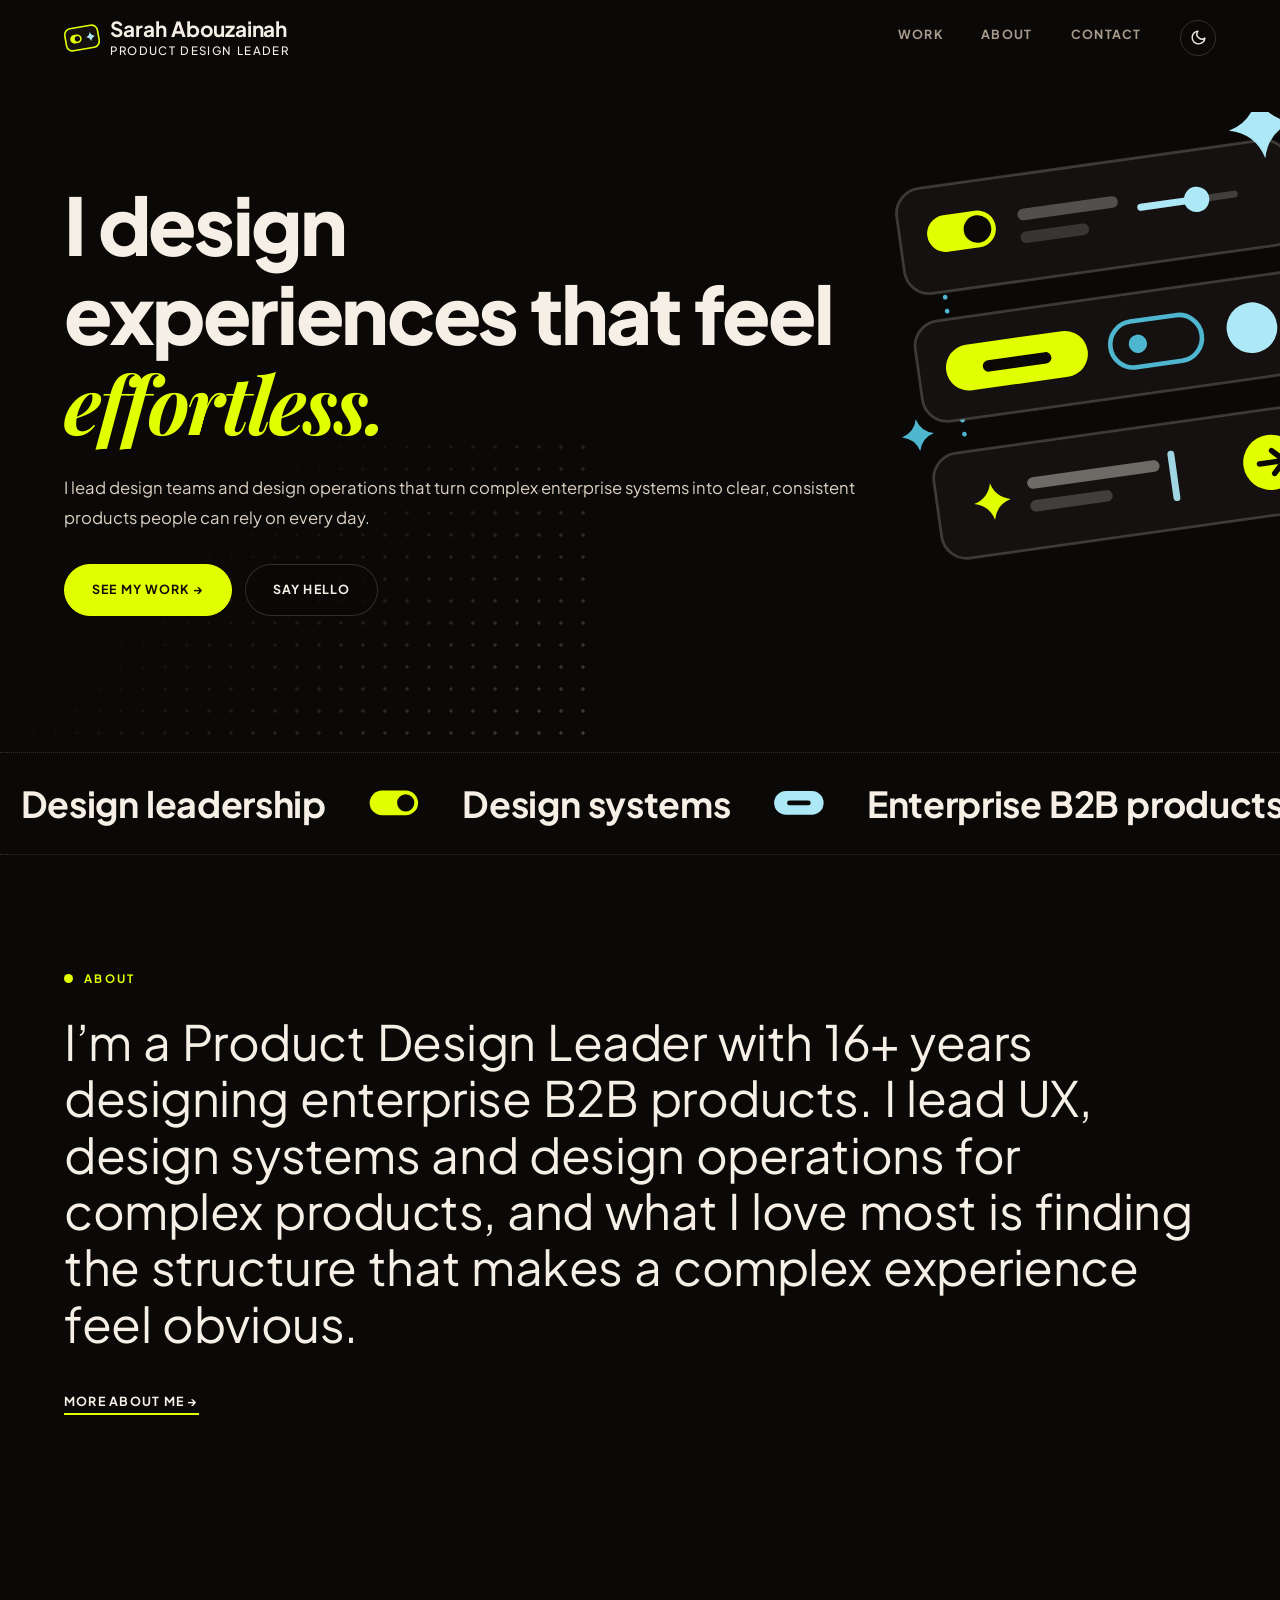
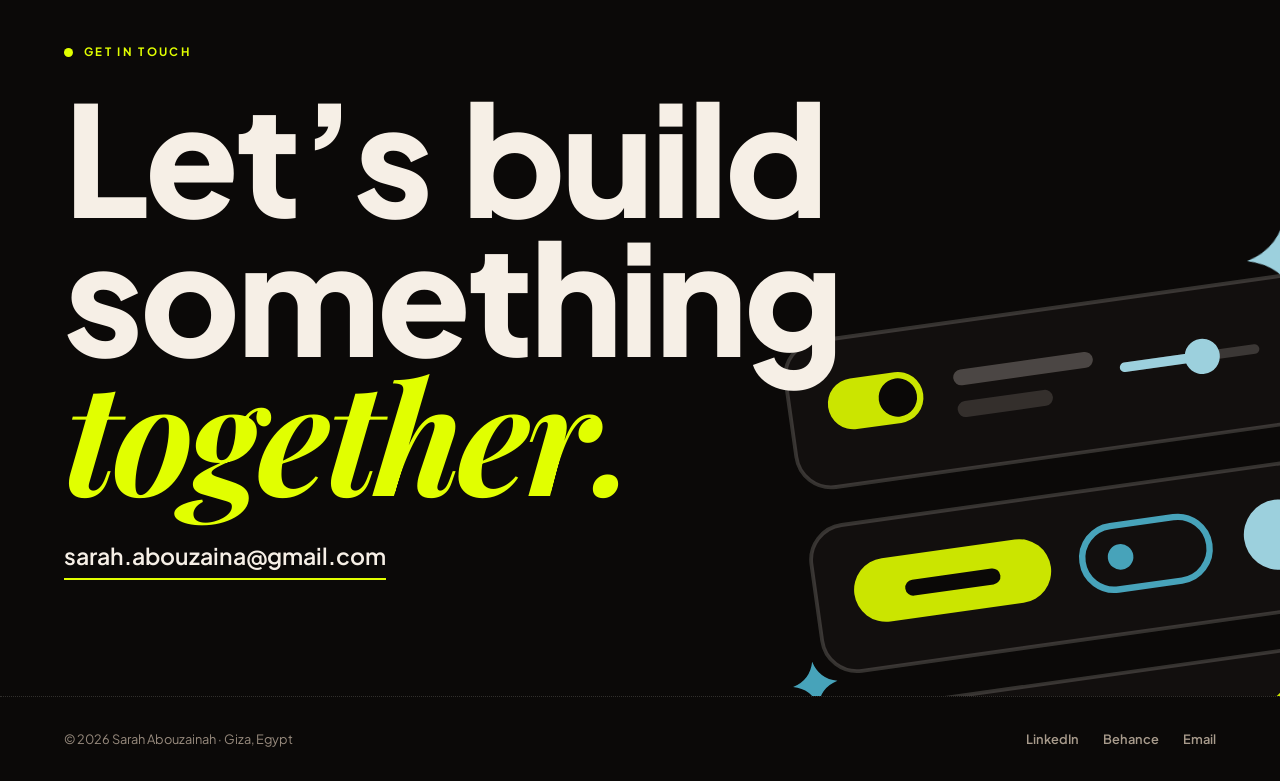
<file: index.html>
<!DOCTYPE html>
<html lang="en">
<head>
<meta charset="UTF-8">
<meta name="viewport" content="width=device-width, initial-scale=1.0">
<meta name="theme-color" content="#0B0908">
<meta name="keywords" content="Sarah Abouzainah, Product Design Leader, Product Design, Design Leadership, Head of Design, Design Director, UX Design, UI Design, Design Systems, B2B Products, Enterprise Software, Design Strategy, Stakeholder Management, User Research, Usability Testing, Design Thinking, Interaction Design, Information Architecture, Prototyping, Figma, Agile, DesignOps, Accessibility, Product Discovery, Automotive, Telecom, Egypt">
<meta name="description" content="Product Design Leader with 16+ years designing enterprise B2B products across Automotive, Telecom and R&amp;D. Design systems, design leadership and case studies.">
<title>Sarah Abouzainah | Product Design Leader</title>
<script async src="https://www.googletagmanager.com/gtag/js?id=G-VXHC5RNFQE"></script>
<script>
  window.dataLayer = window.dataLayer || [];
  function gtag(){dataLayer.push(arguments);}
  gtag('js', new Date());
  gtag('config', 'G-VXHC5RNFQE');
</script>
<link rel="icon" type="image/svg+xml" href="favicon.svg">
<link rel="icon" type="image/png" sizes="32x32" href="favicon-32.png">
<link rel="apple-touch-icon" href="apple-touch-icon.png">
<link rel="preconnect" href="https://fonts.googleapis.com"><link rel="preconnect" href="https://fonts.gstatic.com" crossorigin><link href="https://fonts.googleapis.com/css2?family=Playfair+Display:ital,wght@0,700;1,700&family=Plus+Jakarta+Sans:wght@300;400;500;600;700;800&display=swap" rel="stylesheet">
<script>document.documentElement.setAttribute("data-theme","dark");try{var t=localStorage.getItem("theme-v2");if(t==="light")document.documentElement.setAttribute("data-theme","light")}catch(e){}</script>
<link rel="stylesheet" href="styles.css">
</head>
<body>
<header class="nav">
  <a class="brand" href="index.html" aria-label="Sarah Abouzainah, home"><span class="shape" data-shape="flower" data-n="8" data-style="solid"></span><span class="bw"><span class="nm">Sarah Abouzainah</span><span class="bt">Product Design Leader</span></span></a>
  <ul>
    <li><a href="work.html">Work</a></li>
    <li><a href="about.html">About</a></li>
    <li><a href="contact.html">Contact</a></li>
    <li class="tswitch"><button class="theme-btn" type="button" aria-label="Switch colour theme"><svg class="i-moon" viewBox="0 0 24 24" fill="none" stroke="currentColor" stroke-width="2" stroke-linecap="round" stroke-linejoin="round" aria-hidden="true"><path d="M21 12.8A9 9 0 1 1 11.2 3a7 7 0 0 0 9.8 9.8z"/></svg><svg class="i-sun" viewBox="0 0 24 24" fill="none" stroke="currentColor" stroke-width="2" stroke-linecap="round" aria-hidden="true"><circle cx="12" cy="12" r="4"/><path d="M12 2v2M12 20v2M4.9 4.9l1.4 1.4M17.7 17.7l1.4 1.4M2 12h2M20 12h2M4.9 19.1l1.4-1.4M17.7 6.3l1.4-1.4"/></svg></button></li>
  </ul>
</header>
<main>
<section class="hero">
  <div class="hero-art" aria-hidden="true">
    <svg class="bloom" viewBox="0 0 200 200" aria-hidden="true"><g transform="rotate(-8 100 100)"><path d="M30 52 L30 78 M30 112 L30 134" stroke="var(--sage)" stroke-width="2" stroke-dasharray="0.1 6" stroke-linecap="round"/><g transform="translate(14,22)"><g class="fl a" style="animation-delay:0s"><rect width="172" height="46" rx="11" style="fill:var(--bg2);stroke:rgba(var(--ink-rgb),.2)" stroke-width="1.2"/><rect x="12" y="13" width="30" height="16" rx="8" fill="var(--gold)"/><circle cx="34" cy="21" r="6" style="fill:var(--bg)"/><rect x="52" y="15" width="44" height="5" rx="2.5" style="fill:rgba(var(--ink-rgb),0.28)"/><rect x="52" y="25" width="30" height="5" rx="2.5" style="fill:rgba(var(--ink-rgb),0.16)"/><rect x="104" y="20" width="44" height="3" rx="1.5" style="fill:rgba(var(--ink-rgb),.2)"/><rect x="104" y="20" width="26" height="3" rx="1.5" fill="var(--red)"/><circle cx="130" cy="21.5" r="5.5" fill="var(--red)"/></g></g><g transform="translate(14,80)"><g class="fl b" style="animation-delay:-1.6s"><rect width="172" height="44" rx="11" style="fill:var(--bg2);stroke:rgba(var(--ink-rgb),.2)" stroke-width="1.2"/><rect x="12" y="12" width="62" height="20" rx="10" fill="var(--gold)"/><rect x="28" y="20" width="30" height="5" rx="2.5" style="fill:var(--bg)"/><rect x="84" y="12" width="40" height="20" rx="10" fill="none" stroke="var(--sage)" stroke-width="2"/><circle cx="96" cy="22" r="4" fill="var(--sage)"/><circle cx="146" cy="22" r="11" fill="var(--red)"/><path d="M146 -6 Q1.2 -1.2 6 0 Q1.2 1.2 0 6 Q-1.2 1.2 -6 0 Q-1.2 -1.2 0 -6Z" style="display:none"/></g></g><g transform="translate(14,138)"><g class="fl c" style="animation-delay:-3.2s"><rect width="172" height="46" rx="11" style="fill:var(--bg2);stroke:rgba(var(--ink-rgb),.2)" stroke-width="1.2"/><path d="M0 -8 Q1.6 -1.6 8 0 Q1.6 1.6 0 8 Q-1.6 1.6 -8 0 Q-1.6 -1.6 0 -8Z" transform="translate(24,23)" fill="var(--gold)"/><rect x="40" y="15" width="58" height="5" rx="2.5" style="fill:rgba(var(--ink-rgb),0.4)"/><rect x="40" y="25" width="36" height="5" rx="2.5" style="fill:rgba(var(--ink-rgb),0.2)"/><rect x="102" y="12" width="3" height="22" rx="1.5" fill="var(--red)"><animate attributeName="opacity" values="1;0;1" dur="1.2s" repeatCount="indefinite"/></rect><circle cx="146" cy="23" r="12" fill="var(--gold)"/><path d="M141 23 H151 M147 18 L152 23 L147 28" fill="none" style="stroke:var(--bg)" stroke-width="2.4" stroke-linecap="round" stroke-linejoin="round"/></g></g><path d="M0 -14 Q2.8 -2.8 14 0 Q2.8 2.8 0 14 Q-2.8 2.8 -14 0 Q-2.8 -2.8 0 -14Z" transform="translate(176,16)" fill="var(--red)"><animateTransform attributeName="transform" type="rotate" from="0 0 0" to="0 0 0" dur="1s" repeatCount="1"/></path><path d="M0 -7 Q1.4 -1.4 7 0 Q1.4 1.4 0 7 Q-1.4 1.4 -7 0 Q-1.4 -1.4 0 -7Z" transform="translate(10,128)" fill="var(--sage)"/><path d="M0 -5 Q1.0 -1.0 5 0 Q1.0 1.0 0 5 Q-1.0 1.0 -5 0 Q-1.0 -1.0 0 -5Z" transform="translate(194,112)" fill="var(--gold)"/></g></svg>
  </div>
  <div class="dotfield" aria-hidden="true"></div>
  <h1>I design<br>experiences that feel<br><em>effortless.</em></h1>
  <p class="hero-sub">I lead design teams and design operations that turn complex enterprise systems into clear, consistent products people can rely on every day.</p>
  <div class="actions"><a class="btn" href="work.html">See my work →</a><a class="btn ghost" href="contact.html">Say hello</a></div>
</section>

<div class="marquee" aria-hidden="true"><div class="mq-track"><span>Design leadership<i class="shape" data-shape="flower" data-n="8" data-style="solid"></i></span><span>Design systems<i class="shape" data-shape="flower" data-n="8" data-style="solid"></i></span><span>Enterprise B2B products<i class="shape" data-shape="flower" data-n="8" data-style="solid"></i></span><span>DesignOps<i class="shape" data-shape="flower" data-n="8" data-style="solid"></i></span><span>Accessibility<i class="shape" data-shape="flower" data-n="8" data-style="solid"></i></span><span>AI-assisted workflows<i class="shape" data-shape="flower" data-n="8" data-style="solid"></i></span><span>Automotive · Telecom · R&amp;D · Education<i class="shape" data-shape="flower" data-n="8" data-style="solid"></i></span><span>Design leadership<i class="shape" data-shape="flower" data-n="8" data-style="solid"></i></span><span>Design systems<i class="shape" data-shape="flower" data-n="8" data-style="solid"></i></span><span>Enterprise B2B products<i class="shape" data-shape="flower" data-n="8" data-style="solid"></i></span><span>DesignOps<i class="shape" data-shape="flower" data-n="8" data-style="solid"></i></span><span>Accessibility<i class="shape" data-shape="flower" data-n="8" data-style="solid"></i></span><span>AI-assisted workflows<i class="shape" data-shape="flower" data-n="8" data-style="solid"></i></span><span>Automotive · Telecom · R&amp;D · Education<i class="shape" data-shape="flower" data-n="8" data-style="solid"></i></span></div></div>

<section class="sec">
  <div class="label rv">About</div>
  <p class="lede rv rv1">I&rsquo;m a Product Design Leader with 16+ years designing enterprise B2B products. I lead UX, design systems and design operations for complex products, and what I love most is finding the structure that makes a complex experience feel obvious.</p>
  <p class="rv rv2" style="margin-top:2.2rem"><a class="textlink" href="about.html">More about me →</a></p>
</section>

<section class="sec cta">
  <span class="shape art" data-shape="flower" data-n="10" data-style="solid"></span>
  <div class="label rv">Get in touch</div>
  <a class="mega rv rv1" href="contact.html">Let&rsquo;s build something <em>together.</em></a>
  <a class="mail rv rv2" href="mailto:sarah.abouzaina@gmail.com">sarah.abouzaina@gmail.com</a>
</section>
</main>
<footer class="foot">
  <span>© 2026 Sarah Abouzainah · Giza, Egypt</span>
  <nav aria-label="Elsewhere"><a href="https://linkedin.com/in/sarah-abouzainah/" target="_blank" rel="noopener">LinkedIn</a><a href="https://www.behance.net/SarahAbouzainah" target="_blank" rel="noopener">Behance</a><a href="mailto:sarah.abouzaina@gmail.com">Email</a></nav>
</footer>
<script src="site.js"></script>
</body>
</html>

</body></html>
</file>
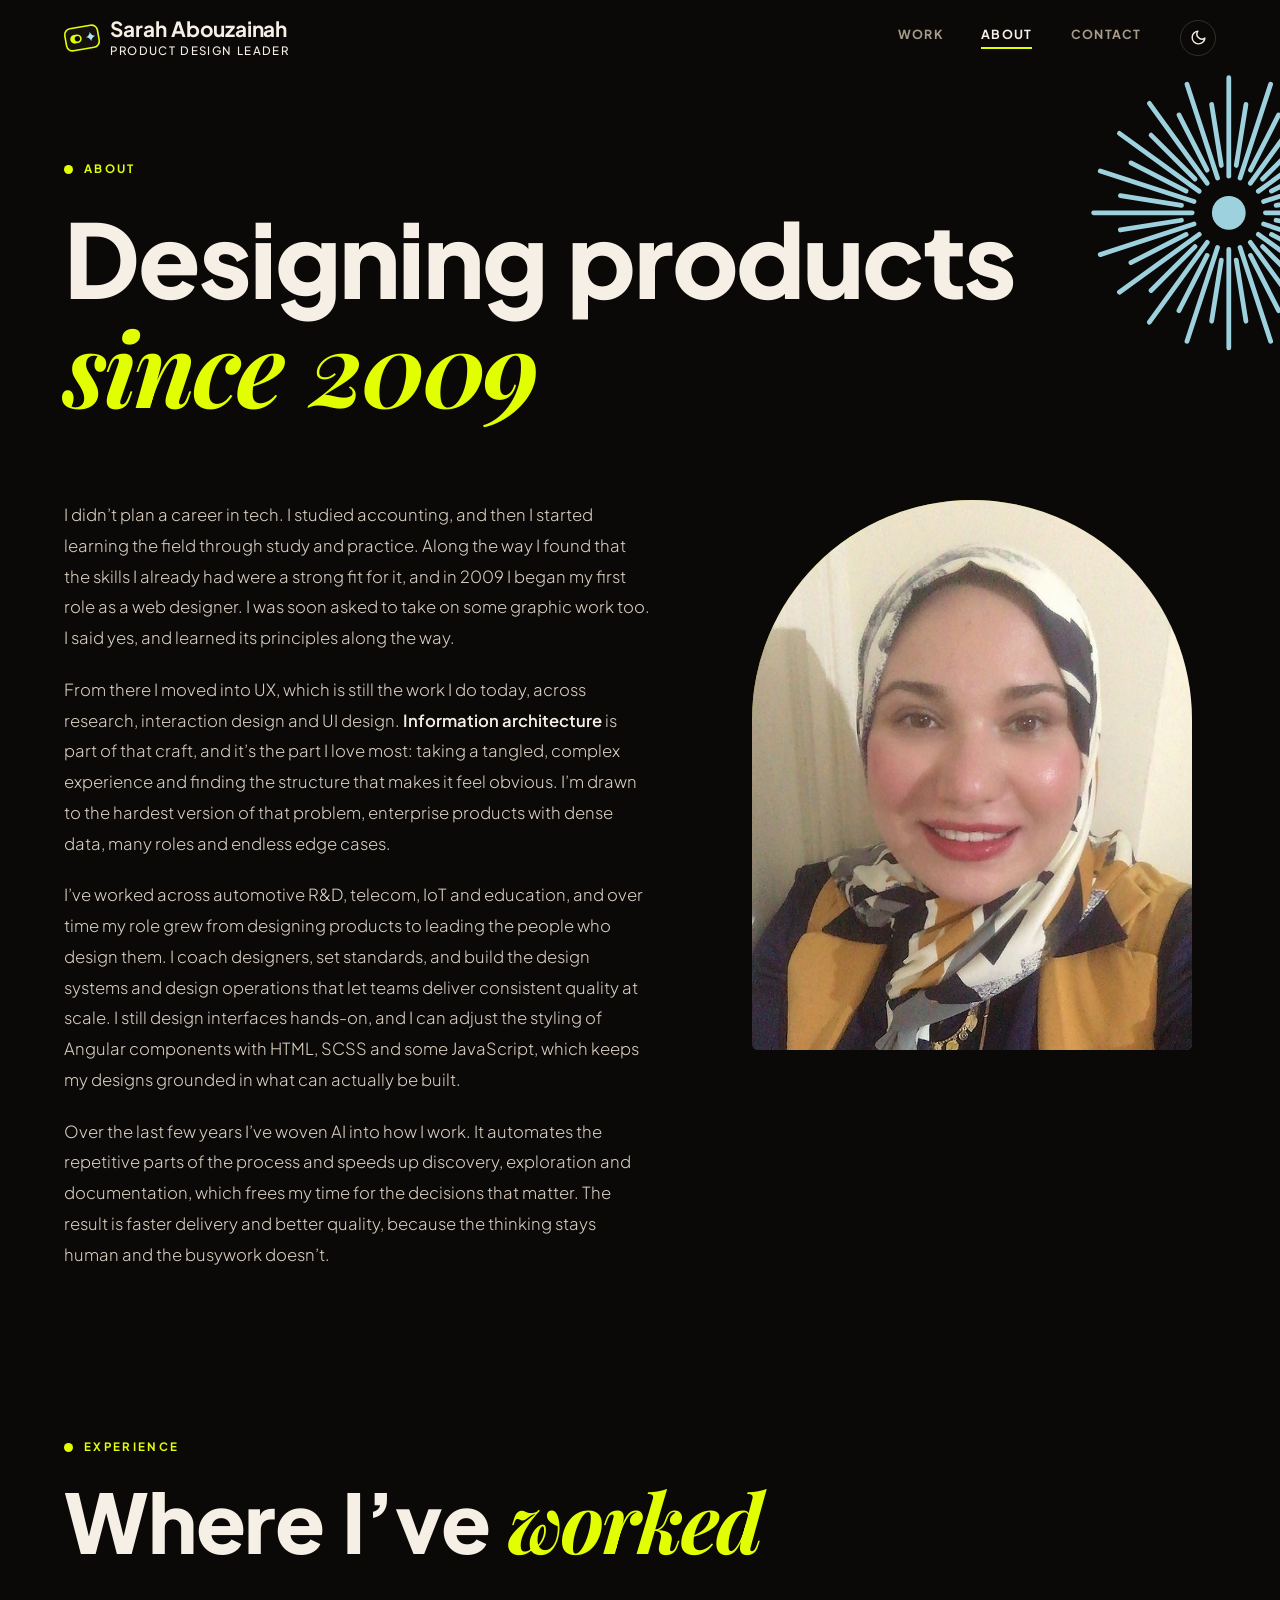
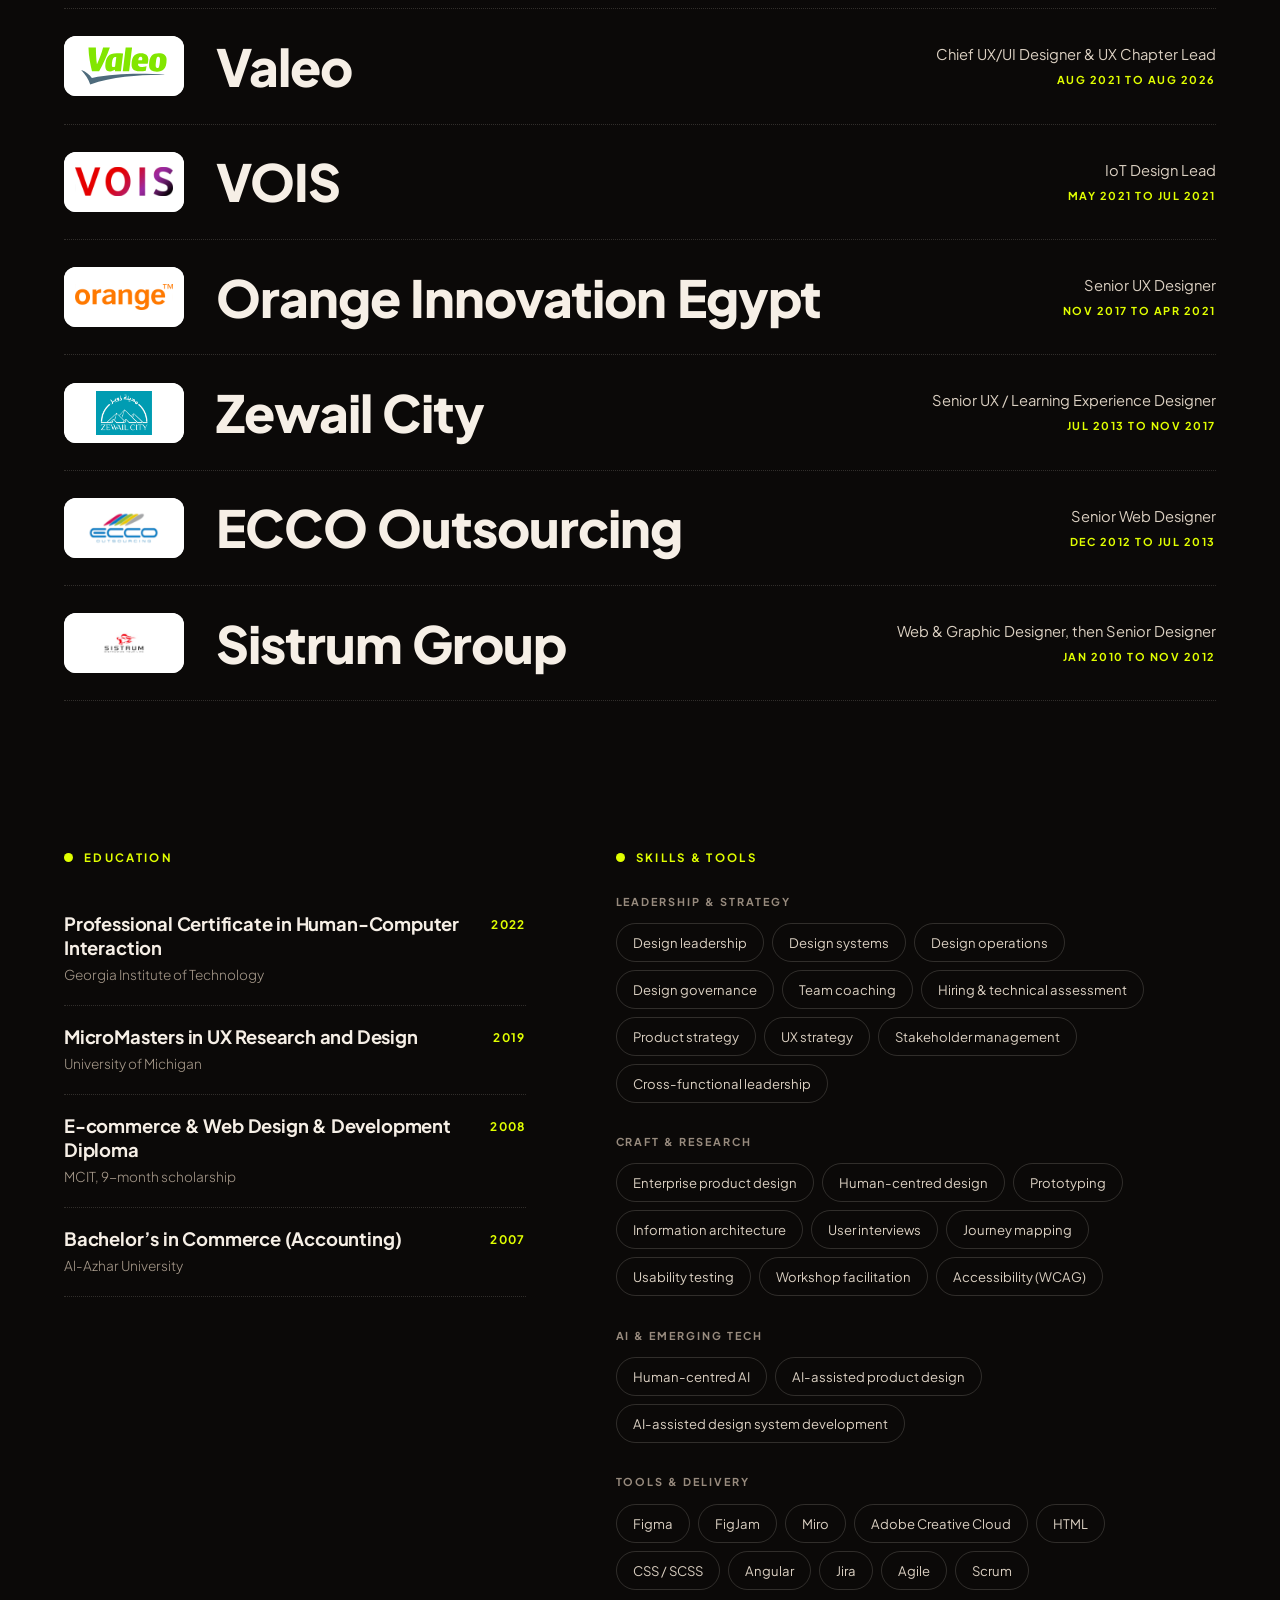
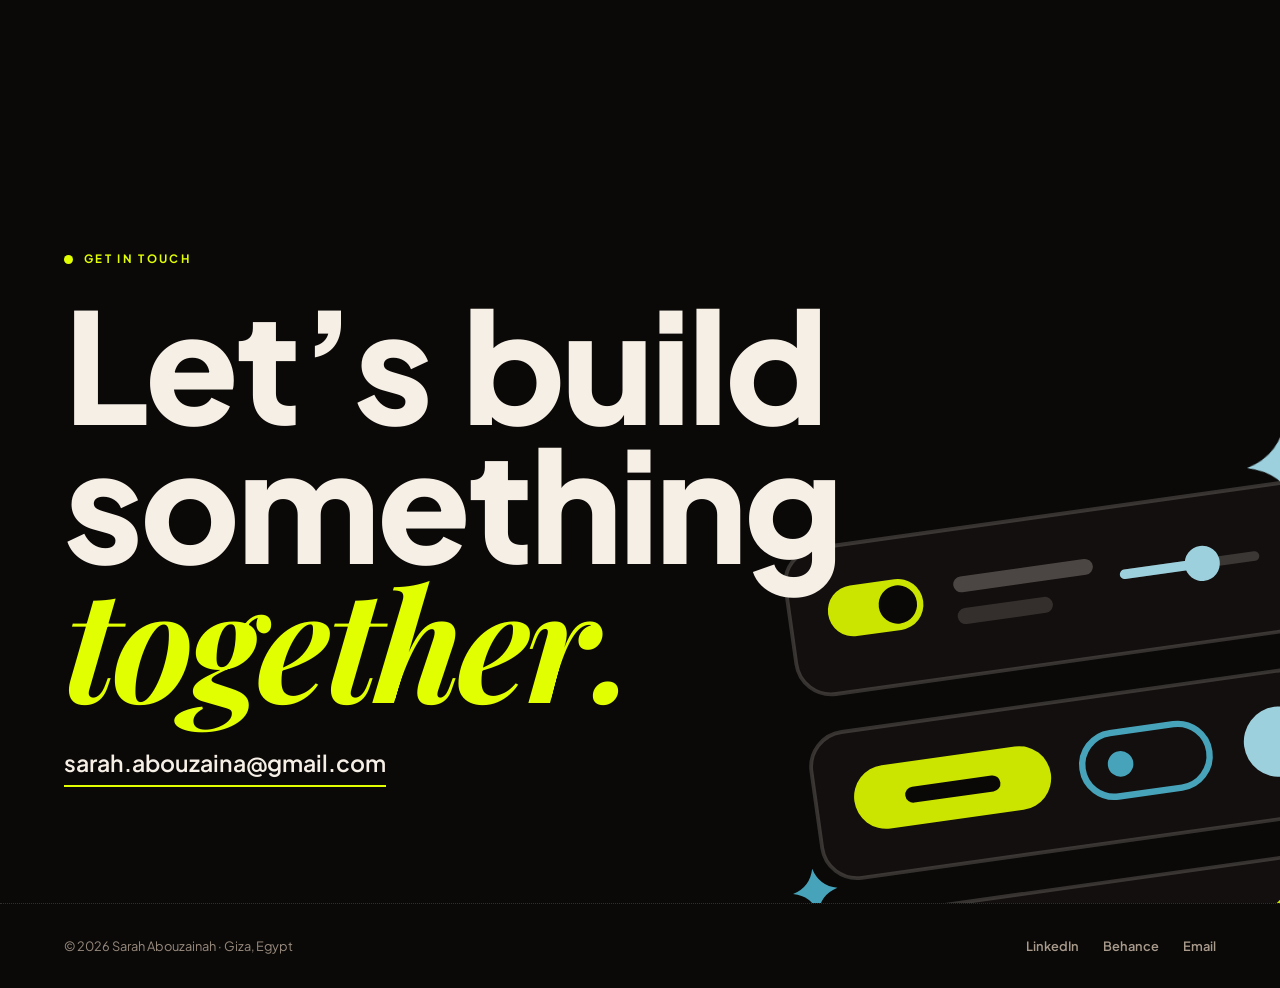
<file: about.html>
<!DOCTYPE html>
<html lang="en">
<head>
<meta charset="UTF-8">
<meta name="viewport" content="width=device-width, initial-scale=1.0">
<meta name="theme-color" content="#0B0908">
<meta name="keywords" content="Sarah Abouzainah, Product Design Leader, Product Design, Design Leadership, Head of Design, Design Director, UX Design, UI Design, Design Systems, B2B Products, Enterprise Software, Design Strategy, Stakeholder Management, User Research, Usability Testing, Design Thinking, Interaction Design, Information Architecture, Prototyping, Figma, Agile, DesignOps, Accessibility, Product Discovery, Automotive, Telecom, Egypt">
<meta name="description" content="Sarah Abouzainah is a Product Design Leader with 16+ years designing enterprise B2B products: experience, education and skills.">
<title>About | Sarah Abouzainah</title>
<script async src="https://www.googletagmanager.com/gtag/js?id=G-VXHC5RNFQE"></script>
<script>
  window.dataLayer = window.dataLayer || [];
  function gtag(){dataLayer.push(arguments);}
  gtag('js', new Date());
  gtag('config', 'G-VXHC5RNFQE');
</script>
<link rel="icon" type="image/svg+xml" href="favicon.svg">
<link rel="icon" type="image/png" sizes="32x32" href="favicon-32.png">
<link rel="apple-touch-icon" href="apple-touch-icon.png">
<link rel="preconnect" href="https://fonts.googleapis.com"><link rel="preconnect" href="https://fonts.gstatic.com" crossorigin><link href="https://fonts.googleapis.com/css2?family=Playfair+Display:ital,wght@0,700;1,700&family=Plus+Jakarta+Sans:wght@300;400;500;600;700;800&display=swap" rel="stylesheet">
<script>document.documentElement.setAttribute("data-theme","dark");try{var t=localStorage.getItem("theme-v2");if(t==="light")document.documentElement.setAttribute("data-theme","light")}catch(e){}</script>
<link rel="stylesheet" href="styles.css">
</head>
<body>
<header class="nav">
  <a class="brand" href="index.html" aria-label="Sarah Abouzainah, home"><span class="shape" data-shape="flower" data-n="8" data-style="solid"></span><span class="bw"><span class="nm">Sarah Abouzainah</span><span class="bt">Product Design Leader</span></span></a>
  <ul>
    <li><a href="work.html">Work</a></li>
    <li><a href="about.html" class="on" aria-current="page">About</a></li>
    <li><a href="contact.html">Contact</a></li>
    <li class="tswitch"><button class="theme-btn" type="button" aria-label="Switch colour theme"><svg class="i-moon" viewBox="0 0 24 24" fill="none" stroke="currentColor" stroke-width="2" stroke-linecap="round" stroke-linejoin="round" aria-hidden="true"><path d="M21 12.8A9 9 0 1 1 11.2 3a7 7 0 0 0 9.8 9.8z"/></svg><svg class="i-sun" viewBox="0 0 24 24" fill="none" stroke="currentColor" stroke-width="2" stroke-linecap="round" aria-hidden="true"><circle cx="12" cy="12" r="4"/><path d="M12 2v2M12 20v2M4.9 4.9l1.4 1.4M17.7 17.7l1.4 1.4M2 12h2M20 12h2M4.9 19.1l1.4-1.4M17.7 6.3l1.4-1.4"/></svg></button></li>
  </ul>
</header>
<main>
<section class="page-top" style="padding-bottom:2rem">
  <span class="shape page-art" data-shape="burst" data-n="40" style="color:var(--red);opacity:.9;right:-7vw;top:4.5rem;width:min(22vw,300px)"></span>
  <div class="label rv">About</div>
  <h1 class="page-h1 rv rv1">Designing products<br><em>since 2009</em></h1>
</section>

<section class="sec" style="padding-top:3rem">
  <div class="about-grid">
    <div class="story">
      <p class="rv">I didn&rsquo;t plan a career in tech. I studied accounting, and then I started learning the field through study and practice. Along the way I found that the skills I already had were a strong fit for it, and in 2009 I began my first role as a web designer. I was soon asked to take on some graphic work too. I said yes, and learned its principles along the way.</p>
      <p class="rv">From there I moved into UX, which is still the work I do today, across research, interaction design and UI design. <strong>Information architecture</strong> is part of that craft, and it&rsquo;s the part I love most: taking a tangled, complex experience and finding the structure that makes it feel obvious. I&rsquo;m drawn to the hardest version of that problem, enterprise products with dense data, many roles and endless edge cases.</p>
      <p class="rv">I&rsquo;ve worked across automotive R&amp;D, telecom, IoT and education, and over time my role grew from designing products to leading the people who design them. I coach designers, set standards, and build the design systems and design operations that let teams deliver consistent quality at scale. I still design interfaces hands-on, and I can adjust the styling of Angular components with HTML, SCSS and some JavaScript, which keeps my designs grounded in what can actually be built.</p>
      <p class="rv">Over the last few years I&rsquo;ve woven AI into how I work. It automates the repetitive parts of the process and speeds up discovery, exploration and documentation, which frees my time for the decisions that matter. The result is faster delivery and better quality, because the thinking stays human and the busywork doesn&rsquo;t.</p>
    </div>
    <div class="arch rv rv1" role="img" aria-label="Portrait of Sarah Abouzainah"><span class="mono">SA</span><img src="portrait.jpg" alt="Sarah Abouzainah" onerror="this.remove()"></div>
  </div>
</section>

<section class="sec" style="padding-top:2rem">
  <div class="sec-head"><div><div class="label rv">Experience</div><h2 class="h2 rv rv1">Where I&rsquo;ve <em>worked</em></h2></div></div>
  <div class="rows" style="border-top:1px dotted var(--line)">
    <div class="xrow rv"><span class="xlogo"><span class="xmono">V</span><img src="logos/valeo.svg" alt="" onerror="this.remove()"></span><div class="xco">Valeo</div><div class="xmeta"><div class="xrole">Chief UX/UI Designer &amp; UX Chapter Lead</div><div class="xdate">Aug 2021 to Aug 2026</div></div></div>
    <div class="xrow rv"><span class="xlogo"><span class="xmono">V</span><img src="logos/vois.svg" alt="" onerror="this.remove()"></span><div class="xco">VOIS</div><div class="xmeta"><div class="xrole">IoT Design Lead</div><div class="xdate">May 2021 to Jul 2021</div></div></div>
    <div class="xrow rv"><span class="xlogo"><span class="xmono">O</span><img src="logos/orange-innovation-egypt.svg" alt="" onerror="this.remove()"></span><div class="xco">Orange Innovation Egypt</div><div class="xmeta"><div class="xrole">Senior UX Designer</div><div class="xdate">Nov 2017 to Apr 2021</div></div></div>
    <div class="xrow rv"><span class="xlogo"><span class="xmono">Z</span><img src="logos/zewail-city.svg" alt="" onerror="this.remove()"></span><div class="xco">Zewail City</div><div class="xmeta"><div class="xrole">Senior UX / Learning Experience Designer</div><div class="xdate">Jul 2013 to Nov 2017</div></div></div>
    <div class="xrow rv"><span class="xlogo"><span class="xmono">E</span><img src="logos/ecco.svg" alt="" onerror="this.remove()"></span><div class="xco">ECCO Outsourcing</div><div class="xmeta"><div class="xrole">Senior Web Designer</div><div class="xdate">Dec 2012 to Jul 2013</div></div></div>
    <div class="xrow rv"><span class="xlogo"><span class="xmono">S</span><img src="logos/sistrum.svg" alt="" onerror="this.remove()"></span><div class="xco">Sistrum Group</div><div class="xmeta"><div class="xrole">Web &amp; Graphic Designer, then Senior Designer</div><div class="xdate">Jan 2010 to Nov 2012</div></div></div>
  </div>
</section>

<section class="sec" style="padding-top:2rem">
  <div class="two">
    <div>
      <div class="label rv">Education</div>
      <div class="edr rv"><div><div class="edt">Professional Certificate in Human-Computer Interaction</div><div class="edi">Georgia Institute of Technology</div></div><div class="edy">2022</div></div>
      <div class="edr rv"><div><div class="edt">MicroMasters in UX Research and Design</div><div class="edi">University of Michigan</div></div><div class="edy">2019</div></div>
      <div class="edr rv"><div><div class="edt">E-commerce &amp; Web Design &amp; Development Diploma</div><div class="edi">MCIT, 9-month scholarship</div></div><div class="edy">2008</div></div>
      <div class="edr rv"><div><div class="edt">Bachelor&rsquo;s in Commerce (Accounting)</div><div class="edi">Al-Azhar University</div></div><div class="edy">2007</div></div>
    </div>
    <div>
      <div class="label rv">Skills &amp; tools</div>
      <div class="chipgroup rv"><h4>Leadership &amp; strategy</h4><div class="chips"><span class="chip">Design leadership</span><span class="chip">Design systems</span><span class="chip">Design operations</span><span class="chip">Design governance</span><span class="chip">Team coaching</span><span class="chip">Hiring &amp; technical assessment</span><span class="chip">Product strategy</span><span class="chip">UX strategy</span><span class="chip">Stakeholder management</span><span class="chip">Cross-functional leadership</span></div></div>
      <div class="chipgroup rv"><h4>Craft &amp; research</h4><div class="chips"><span class="chip">Enterprise product design</span><span class="chip">Human-centred design</span><span class="chip">Prototyping</span><span class="chip">Information architecture</span><span class="chip">User interviews</span><span class="chip">Journey mapping</span><span class="chip">Usability testing</span><span class="chip">Workshop facilitation</span><span class="chip">Accessibility (WCAG)</span></div></div>
      <div class="chipgroup rv"><h4>AI &amp; emerging tech</h4><div class="chips"><span class="chip">Human-centred AI</span><span class="chip">AI-assisted product design</span><span class="chip">AI-assisted design system development</span></div></div>
      <div class="chipgroup rv"><h4>Tools &amp; delivery</h4><div class="chips"><span class="chip">Figma</span><span class="chip">FigJam</span><span class="chip">Miro</span><span class="chip">Adobe Creative Cloud</span><span class="chip">HTML</span><span class="chip">CSS / SCSS</span><span class="chip">Angular</span><span class="chip">Jira</span><span class="chip">Agile</span><span class="chip">Scrum</span></div></div>
    </div>
  </div>
</section>

<section class="sec cta">
  <span class="shape art" data-shape="flower" data-n="10" data-style="solid"></span>
  <div class="label rv">Get in touch</div>
  <a class="mega rv rv1" href="contact.html">Let&rsquo;s build something <em>together.</em></a>
  <a class="mail rv rv2" href="mailto:sarah.abouzaina@gmail.com">sarah.abouzaina@gmail.com</a>
</section>
</main>
<footer class="foot">
  <span>© 2026 Sarah Abouzainah · Giza, Egypt</span>
  <nav aria-label="Elsewhere"><a href="https://linkedin.com/in/sarah-abouzainah/" target="_blank" rel="noopener">LinkedIn</a><a href="https://www.behance.net/SarahAbouzainah" target="_blank" rel="noopener">Behance</a><a href="mailto:sarah.abouzaina@gmail.com">Email</a></nav>
</footer>
<script src="site.js"></script>
</body>
</html>
</file>
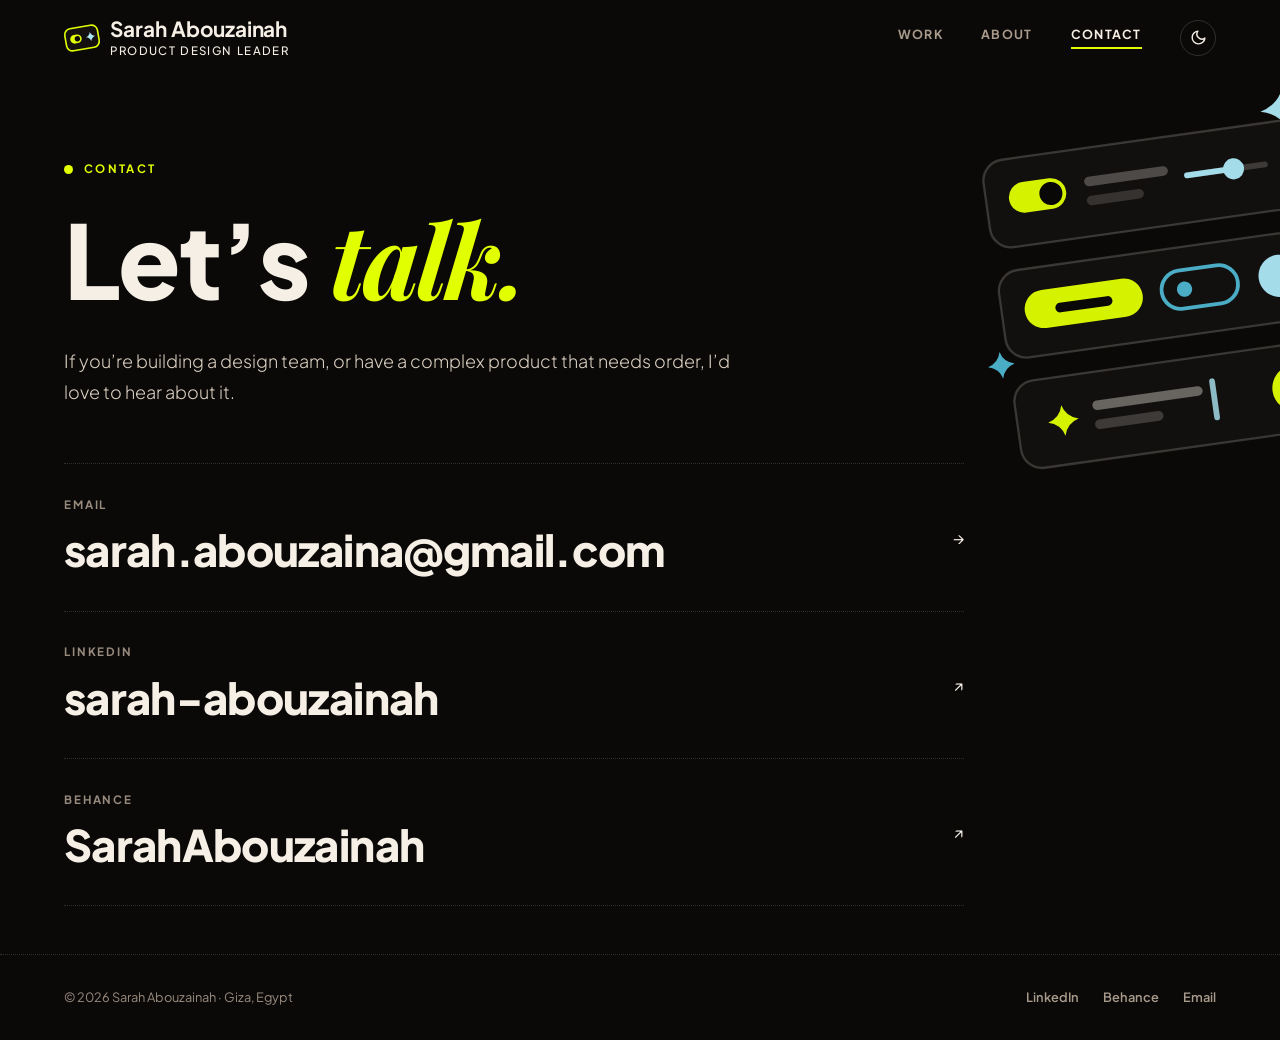
<file: contact.html>
<!DOCTYPE html>
<html lang="en">
<head>
<meta charset="UTF-8">
<meta name="viewport" content="width=device-width, initial-scale=1.0">
<meta name="theme-color" content="#0B0908">
<meta name="description" content="Get in touch with Sarah Abouzainah about design leadership roles.">
<title>Contact | Sarah Abouzainah</title>
<script async src="https://www.googletagmanager.com/gtag/js?id=G-VXHC5RNFQE"></script>
<script>
  window.dataLayer = window.dataLayer || [];
  function gtag(){dataLayer.push(arguments);}
  gtag('js', new Date());
  gtag('config', 'G-VXHC5RNFQE');
</script>
<link rel="icon" type="image/svg+xml" href="favicon.svg">
<link rel="icon" type="image/png" sizes="32x32" href="favicon-32.png">
<link rel="apple-touch-icon" href="apple-touch-icon.png">
<link rel="preconnect" href="https://fonts.googleapis.com"><link rel="preconnect" href="https://fonts.gstatic.com" crossorigin><link href="https://fonts.googleapis.com/css2?family=Playfair+Display:ital,wght@0,700;1,700&family=Plus+Jakarta+Sans:wght@300;400;500;600;700;800&display=swap" rel="stylesheet">
<script>document.documentElement.setAttribute("data-theme","dark");try{var t=localStorage.getItem("theme-v2");if(t==="light")document.documentElement.setAttribute("data-theme","light")}catch(e){}</script>
<link rel="stylesheet" href="styles.css">
</head>
<body>
<header class="nav">
  <a class="brand" href="index.html" aria-label="Sarah Abouzainah, home"><span class="shape" data-shape="flower" data-n="8" data-style="solid"></span><span class="bw"><span class="nm">Sarah Abouzainah</span><span class="bt">Product Design Leader</span></span></a>
  <ul>
    <li><a href="work.html">Work</a></li>
    <li><a href="about.html">About</a></li>
    <li><a href="contact.html" class="on" aria-current="page">Contact</a></li>
    <li class="tswitch"><button class="theme-btn" type="button" aria-label="Switch colour theme"><svg class="i-moon" viewBox="0 0 24 24" fill="none" stroke="currentColor" stroke-width="2" stroke-linecap="round" stroke-linejoin="round" aria-hidden="true"><path d="M21 12.8A9 9 0 1 1 11.2 3a7 7 0 0 0 9.8 9.8z"/></svg><svg class="i-sun" viewBox="0 0 24 24" fill="none" stroke="currentColor" stroke-width="2" stroke-linecap="round" aria-hidden="true"><circle cx="12" cy="12" r="4"/><path d="M12 2v2M12 20v2M4.9 4.9l1.4 1.4M17.7 17.7l1.4 1.4M2 12h2M20 12h2M4.9 19.1l1.4-1.4M17.7 6.3l1.4-1.4"/></svg></button></li>
  </ul>
</header>
<main>
<section class="page-top" style="min-height:100svh;display:flex;flex-direction:column;justify-content:center">
  <span class="shape page-art" data-shape="flower" data-n="10" data-style="solid" style="color:var(--gold);opacity:.95"></span>
  <div class="label rv">Contact</div>
  <h1 class="page-h1 rv rv1" style="position:relative;z-index:1">Let&rsquo;s <em>talk.</em></h1>
  <p class="page-sub rv rv2" style="position:relative;z-index:1">If you&rsquo;re building a design team, or have a complex product that needs order, I&rsquo;d love to hear about it.</p>
  <div class="contact-links" style="position:relative;z-index:1;max-width:900px">
    <a class="clink rv" href="mailto:sarah.abouzaina@gmail.com"><div><small>Email</small><br><b>sarah.abouzaina@gmail.com</b></div><span aria-hidden="true">→</span></a>
    <a class="clink rv" href="https://linkedin.com/in/sarah-abouzainah/" target="_blank" rel="noopener"><div><small>LinkedIn</small><br><b>sarah-abouzainah</b></div><span aria-hidden="true">↗</span></a>
    <a class="clink rv" href="https://www.behance.net/SarahAbouzainah" target="_blank" rel="noopener"><div><small>Behance</small><br><b>SarahAbouzainah</b></div><span aria-hidden="true">↗</span></a>
  </div>
</section>
</main>
<footer class="foot">
  <span>© 2026 Sarah Abouzainah · Giza, Egypt</span>
  <nav aria-label="Elsewhere"><a href="https://linkedin.com/in/sarah-abouzainah/" target="_blank" rel="noopener">LinkedIn</a><a href="https://www.behance.net/SarahAbouzainah" target="_blank" rel="noopener">Behance</a><a href="mailto:sarah.abouzaina@gmail.com">Email</a></nav>
</footer>
<script src="site.js"></script>
</body>
</html>
</file>
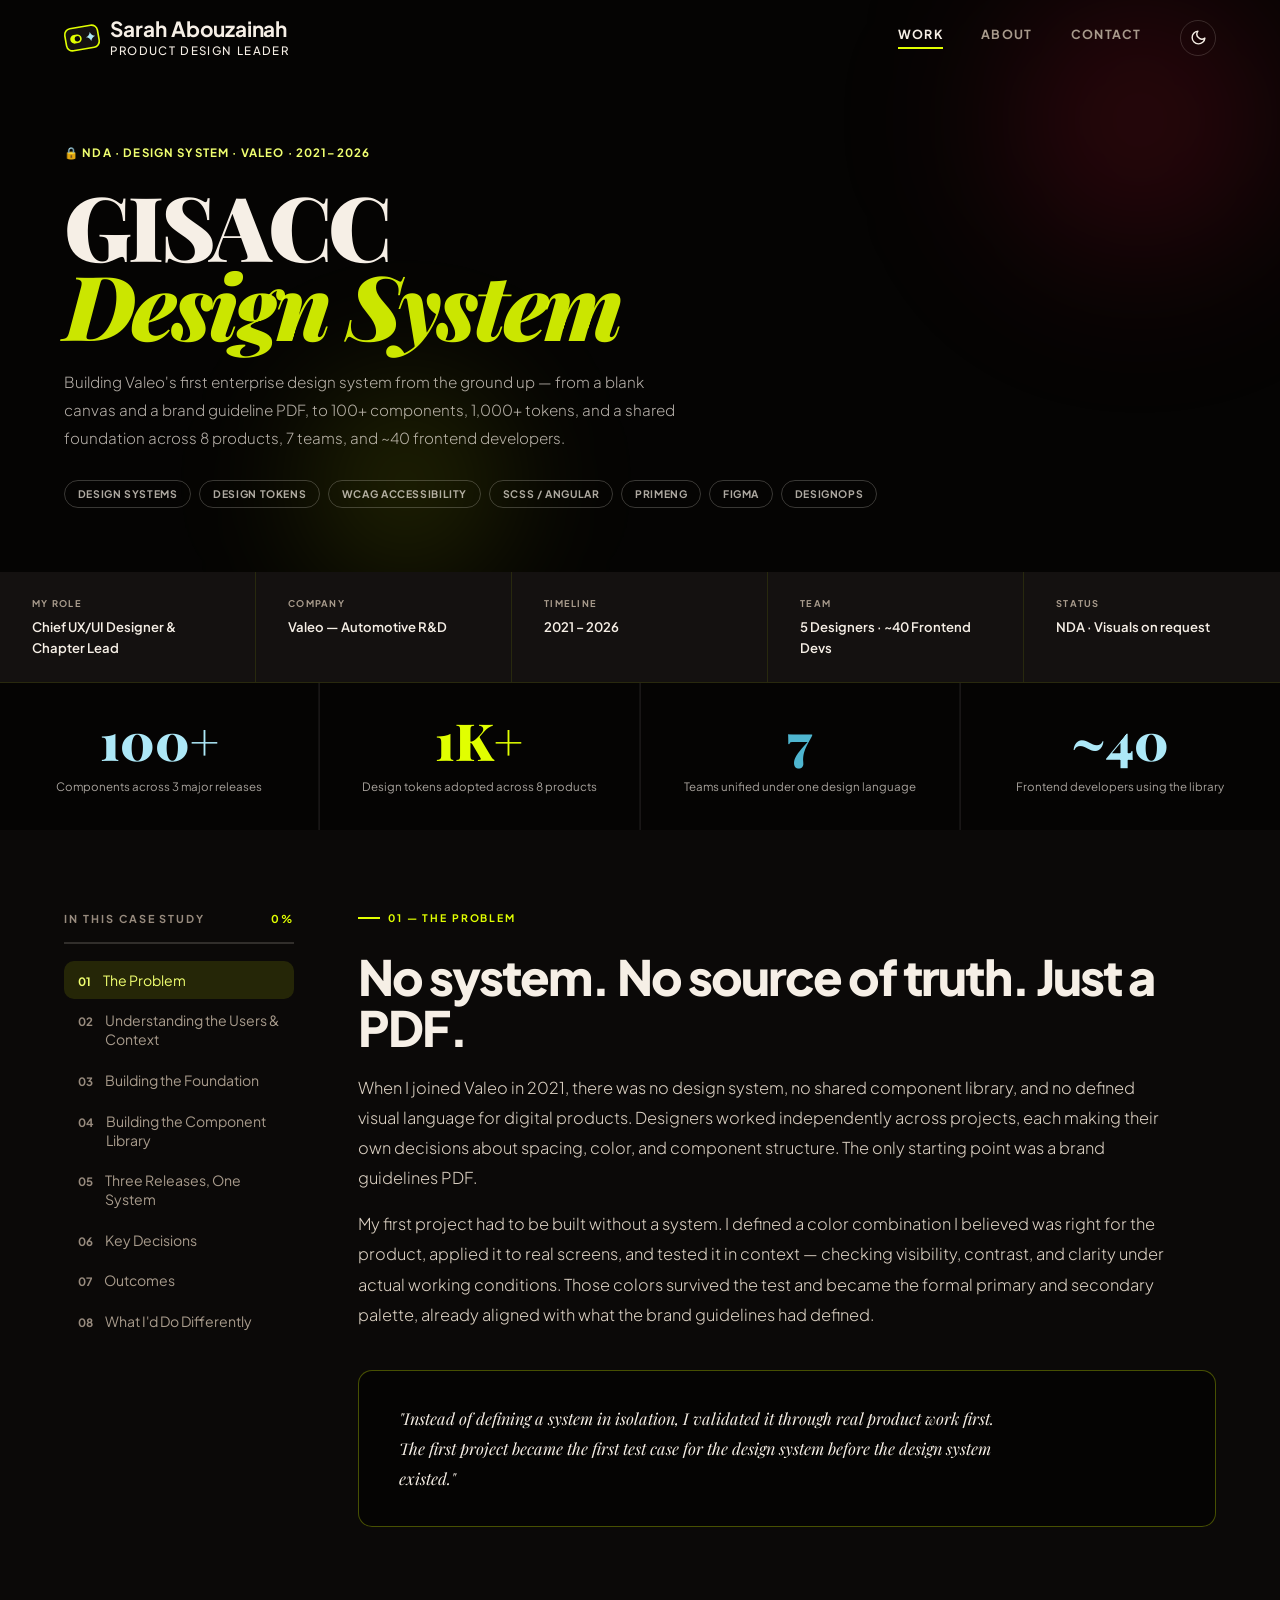
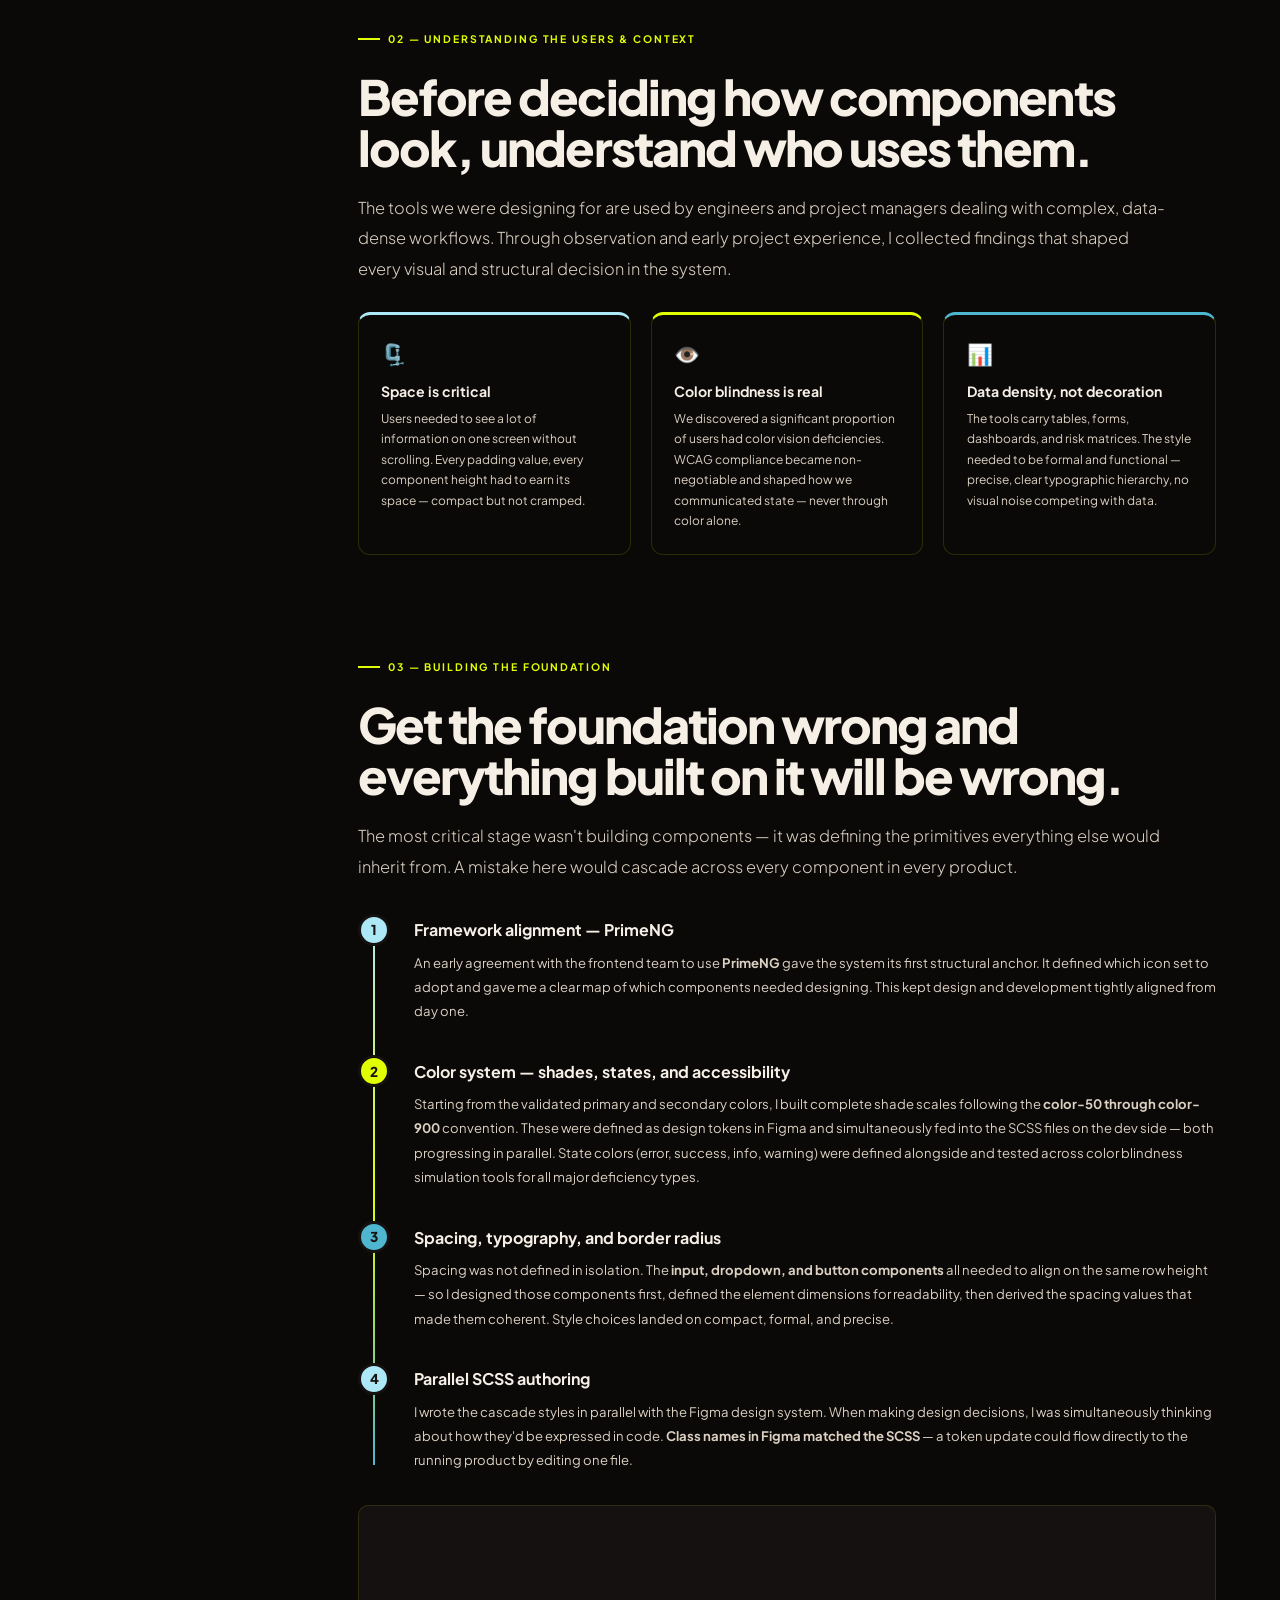
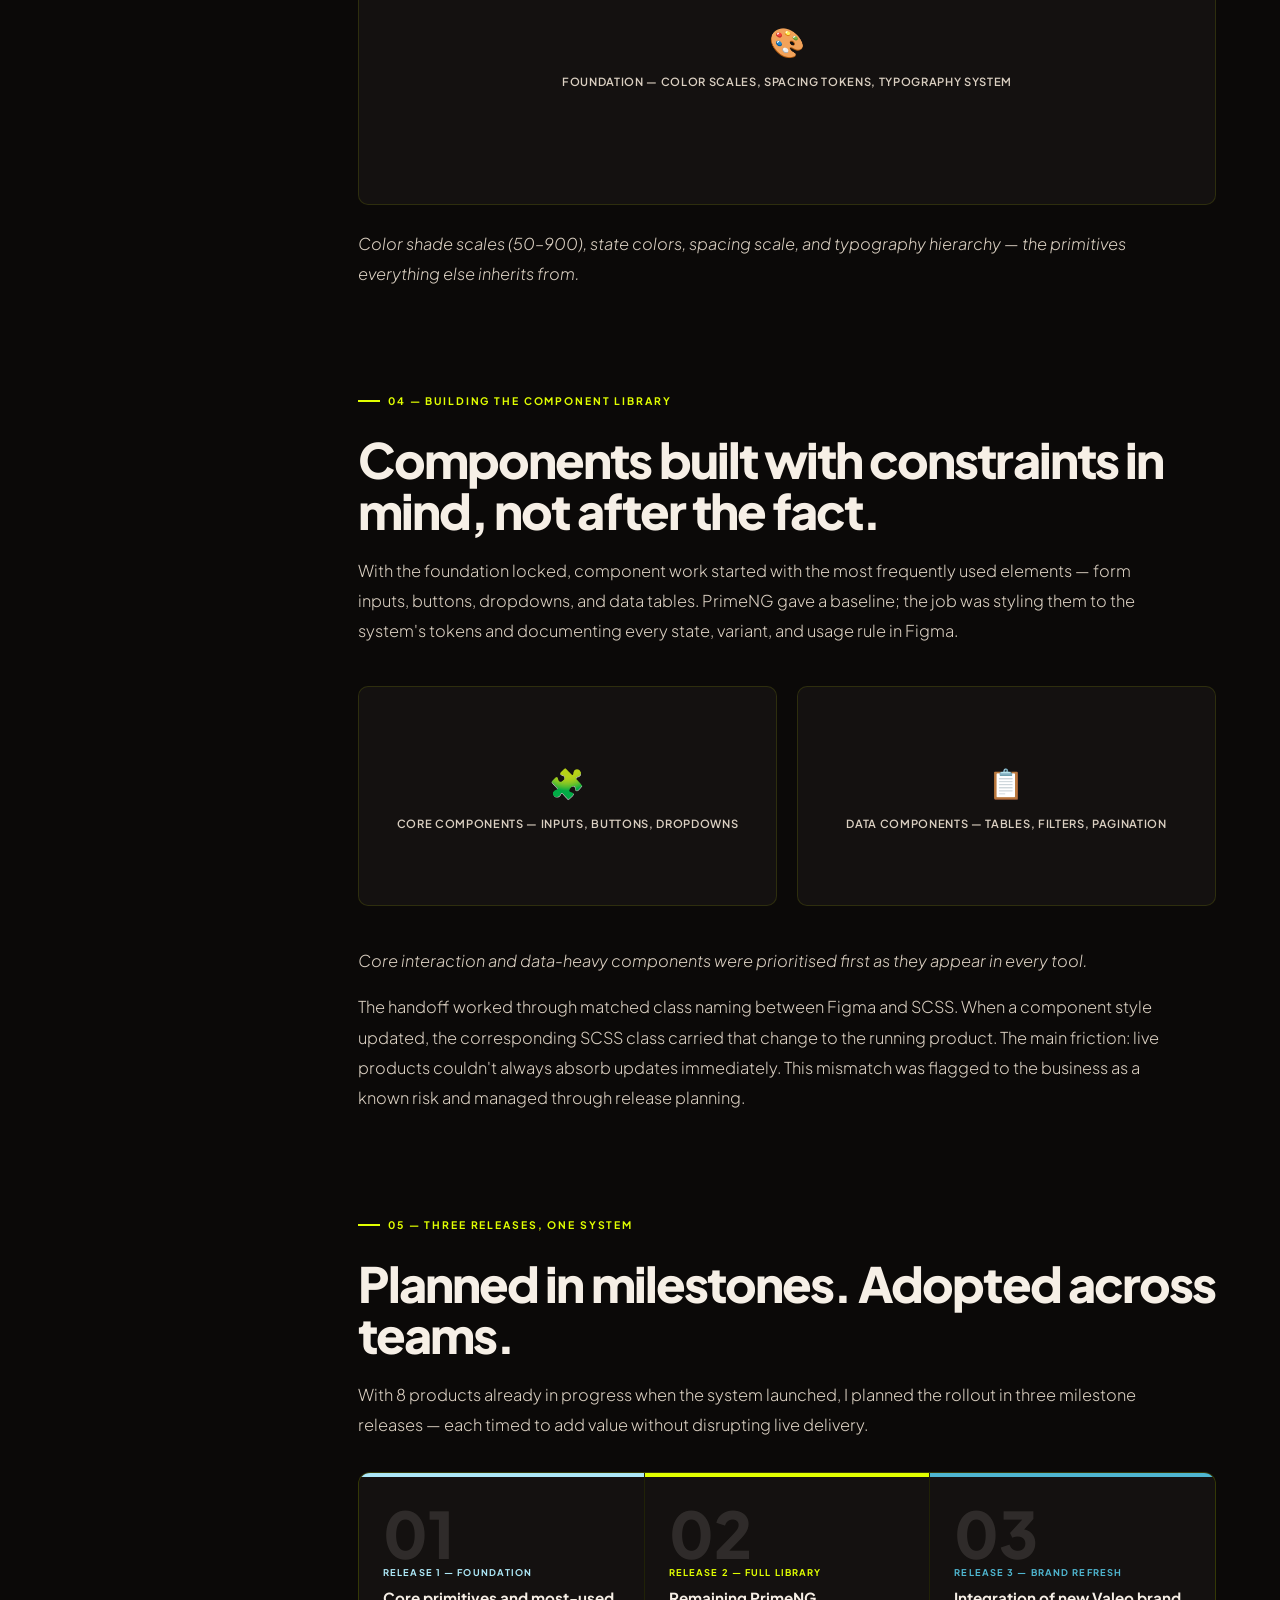
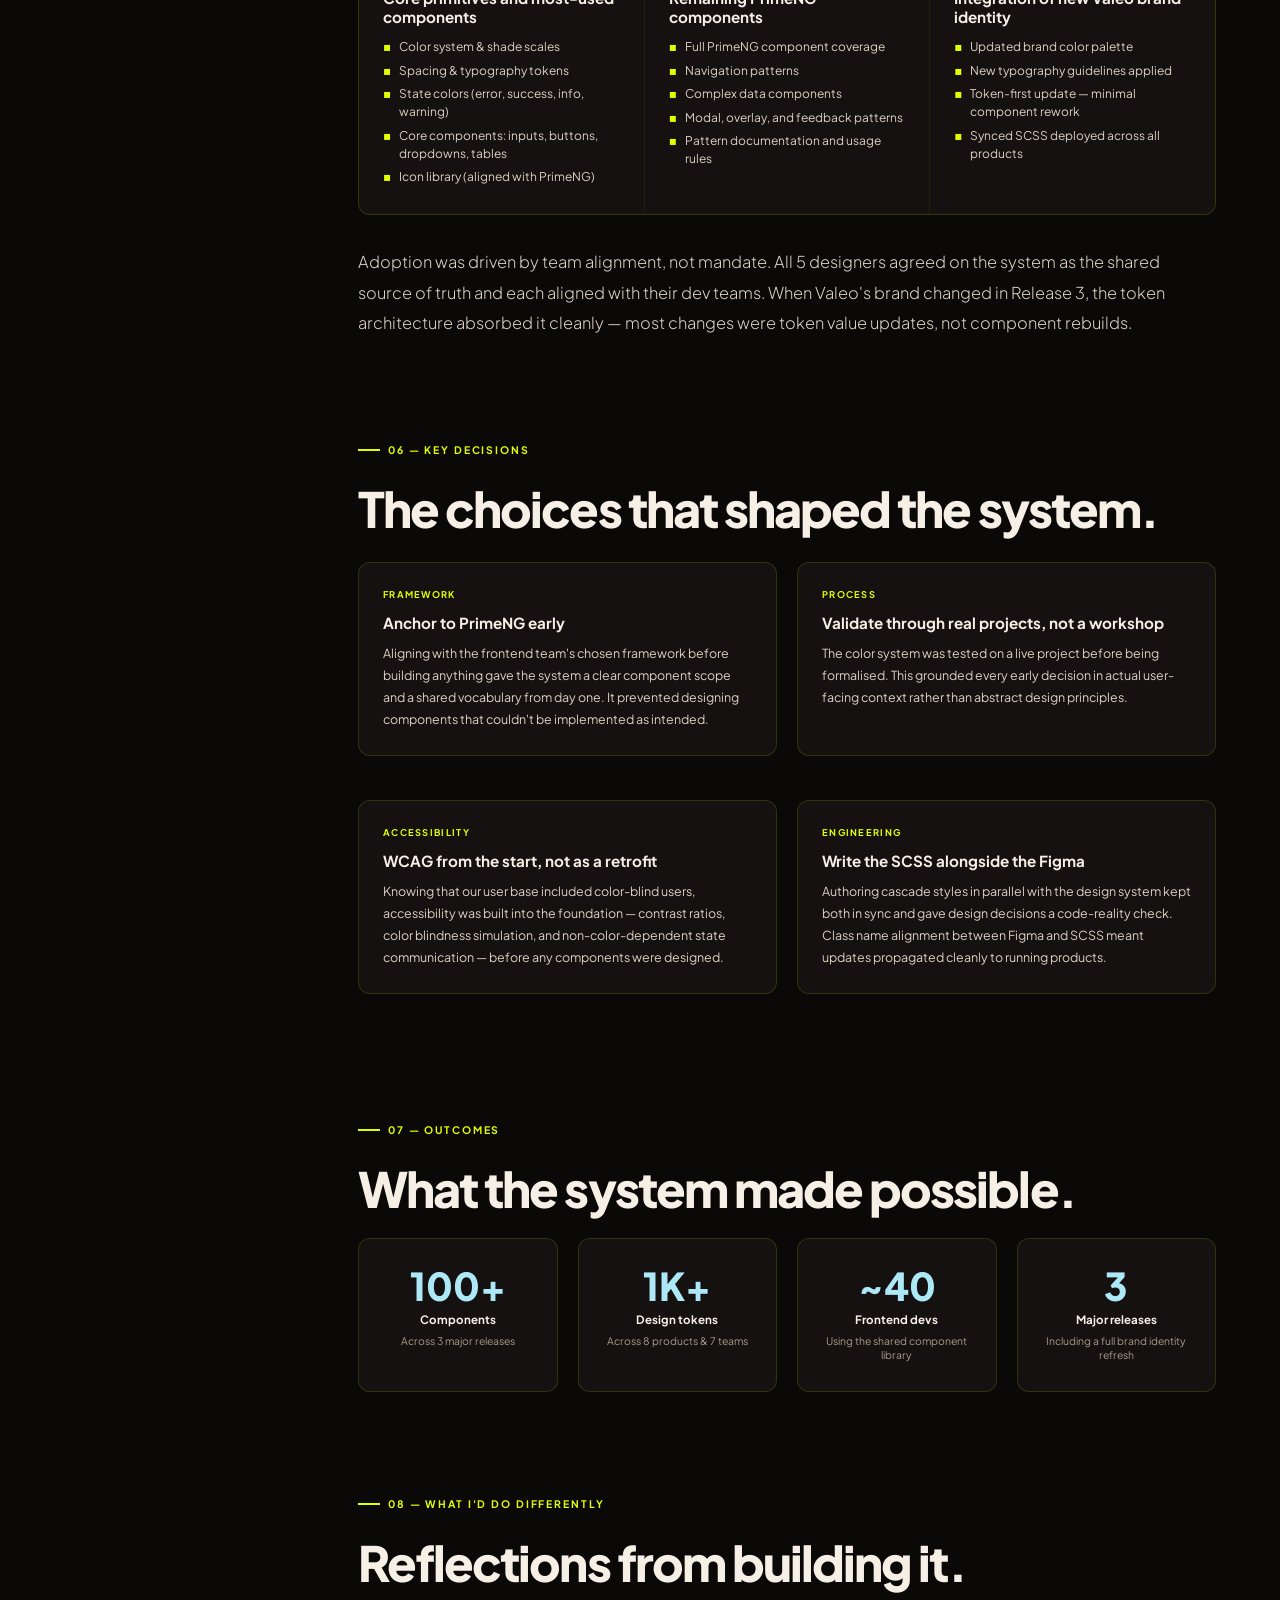
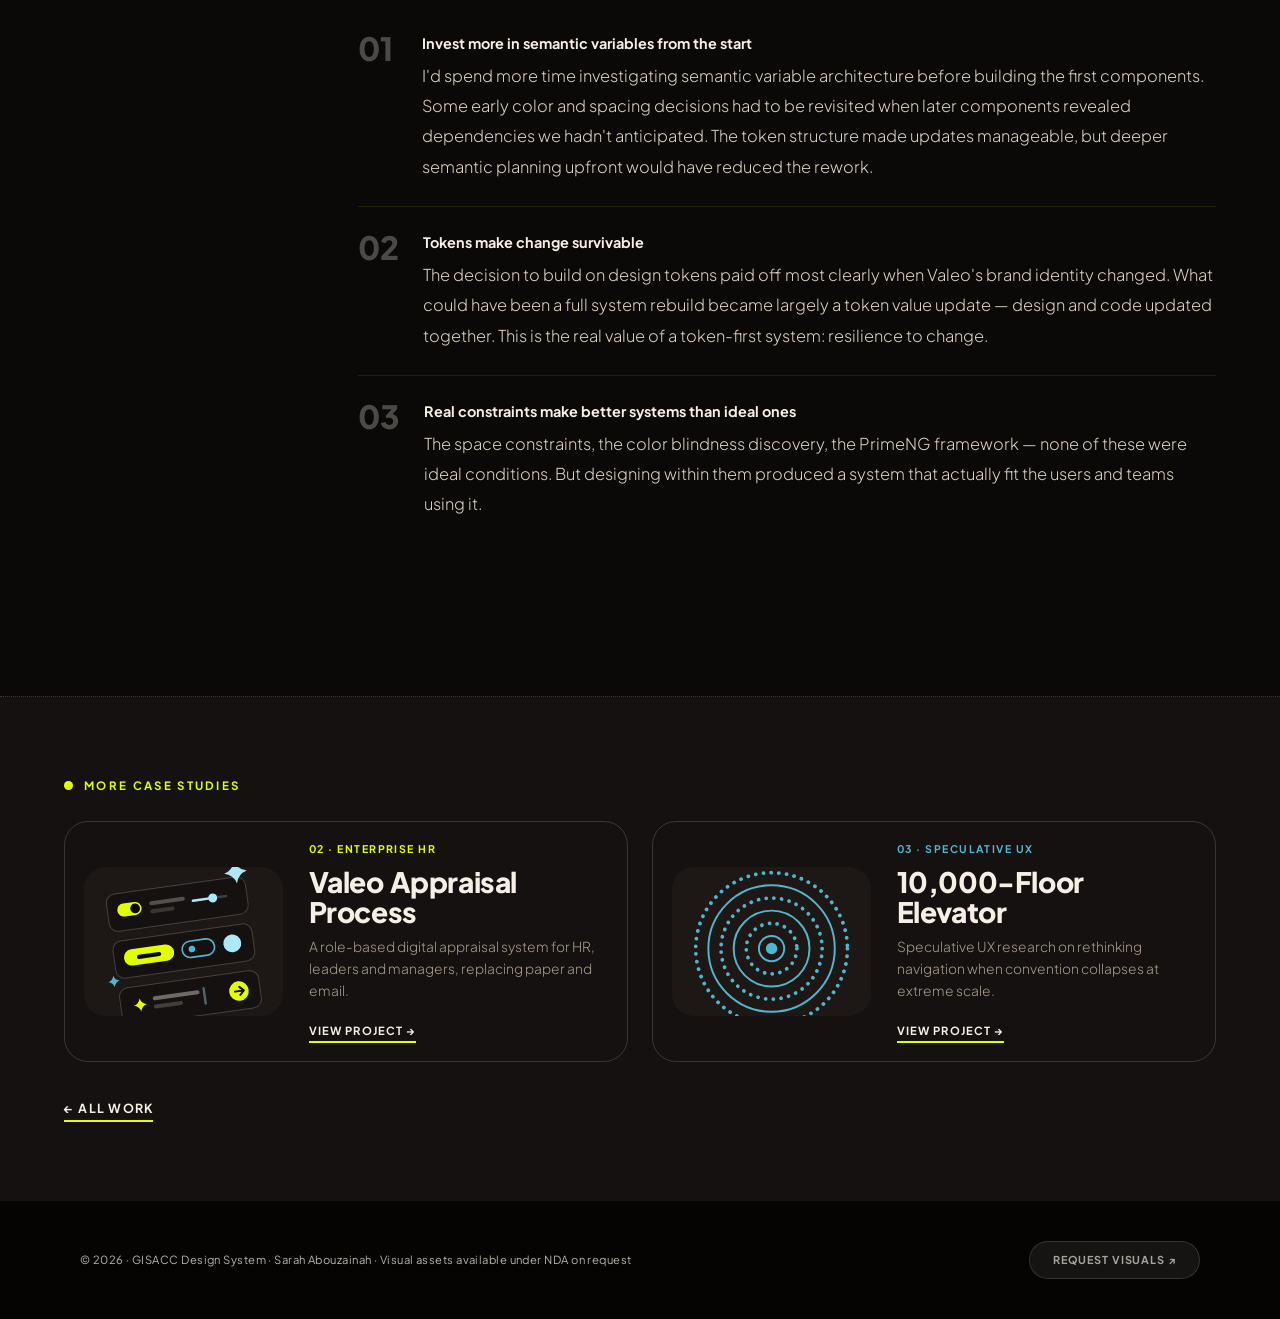
<file: gisacc.html>
<!DOCTYPE html>
<html lang="en">
<head>
<meta charset="UTF-8">
<meta name="viewport" content="width=device-width, initial-scale=1.0">
<meta name="theme-color" content="#0B0908">
<meta name="description" content="How Valeo&rsquo;s GISACC enterprise design system was built and scaled: components, tokens, theming and accessibility.">
<title>GISACC Design System | Sarah Abouzainah</title>
<script async src="https://www.googletagmanager.com/gtag/js?id=G-VXHC5RNFQE"></script>
<script>
  window.dataLayer = window.dataLayer || [];
  function gtag(){dataLayer.push(arguments);}
  gtag('js', new Date());
  gtag('config', 'G-VXHC5RNFQE');
</script>
<link rel="icon" type="image/svg+xml" href="favicon.svg">
<link rel="icon" type="image/png" sizes="32x32" href="favicon-32.png">
<link rel="apple-touch-icon" href="apple-touch-icon.png">
<link rel="preconnect" href="https://fonts.googleapis.com"><link rel="preconnect" href="https://fonts.gstatic.com" crossorigin><link href="https://fonts.googleapis.com/css2?family=Playfair+Display:ital,wght@0,700;1,700&family=Plus+Jakarta+Sans:wght@300;400;500;600;700;800&display=swap" rel="stylesheet">
<script>document.documentElement.setAttribute("data-theme","dark");try{var t=localStorage.getItem("theme-v2");if(t==="light")document.documentElement.setAttribute("data-theme","light")}catch(e){}</script>
<link rel="stylesheet" href="styles.css">
</head>
<body>
<div class="read-bar"><i></i></div>
<header class="nav">
  <a class="brand" href="index.html" aria-label="Sarah Abouzainah, home"><span class="shape" data-shape="flower" data-n="8" data-style="solid"></span><span class="bw"><span class="nm">Sarah Abouzainah</span><span class="bt">Product Design Leader</span></span></a>
  <ul>
    <li><a href="work.html" class="on" aria-current="page">Work</a></li>
    <li><a href="about.html">About</a></li>
    <li><a href="contact.html">Contact</a></li>
    <li class="tswitch"><button class="theme-btn" type="button" aria-label="Switch colour theme"><svg class="i-moon" viewBox="0 0 24 24" fill="none" stroke="currentColor" stroke-width="2" stroke-linecap="round" stroke-linejoin="round" aria-hidden="true"><path d="M21 12.8A9 9 0 1 1 11.2 3a7 7 0 0 0 9.8 9.8z"/></svg><svg class="i-sun" viewBox="0 0 24 24" fill="none" stroke="currentColor" stroke-width="2" stroke-linecap="round" aria-hidden="true"><circle cx="12" cy="12" r="4"/><path d="M12 2v2M12 20v2M4.9 4.9l1.4 1.4M17.7 17.7l1.4 1.4M2 12h2M20 12h2M4.9 19.1l1.4-1.4M17.7 6.3l1.4-1.4"/></svg></button></li>
  </ul>
</header>
<main>
<div id="cs-gisacc" style="background:var(--bg)">
  
  <!-- Hero -->
  <div class="cs-hero" style="background:var(--deep);position:relative;overflow:hidden;padding:9rem var(--pad) 4rem">
    <div style="position:absolute;width:400px;height:400px;border-radius:50%;background:radial-gradient(circle,rgba(196,18,48,.28),transparent 70%);filter:blur(70px);top:-80px;right:-60px;pointer-events:none"></div>
    <div style="position:absolute;width:300px;height:300px;border-radius:50%;background:radial-gradient(circle,rgba(225,255,0,.18),transparent 70%);filter:blur(60px);bottom:-60px;left:20%;pointer-events:none"></div>
    <div style="position:relative;z-index:1;max-width:820px">
      <div class="cs-dot">🔒 NDA · Design System · Valeo · 2021–2026</div>
      <h1 style="font-family:'Playfair Display',serif;font-size:clamp(3rem,7vw,7rem);font-weight:900;color:var(--tx);line-height:.88;letter-spacing:-.04em;margin-bottom:1.5rem">GISACC<br><em style="font-style:italic;color:rgba(225,255,0,.9)">Design System</em></h1>
      <p style="font-size:.95rem;color:rgba(var(--ink-rgb),.72);line-height:1.85;max-width:620px;font-weight:300">Building Valeo's first enterprise design system from the ground up — from a blank canvas and a brand guideline PDF, to 100+ components, 1,000+ tokens, and a shared foundation across 8 products, 7 teams, and ~40 frontend developers.</p>
      <div class="cs-tags" style="margin-top:1.75rem">
        <span class="cs-tag">Design Systems</span><span class="cs-tag">Design Tokens</span><span class="cs-tag">WCAG Accessibility</span><span class="cs-tag">SCSS / Angular</span><span class="cs-tag">PrimeNG</span><span class="cs-tag">Figma</span><span class="cs-tag">DesignOps</span>
      </div>
    </div>
  </div>

  <!-- Meta -->
  <div class="cs-meta">
    <div class="cs-mi"><div class="cs-ml">My Role</div><div class="cs-mv">Chief UX/UI Designer & Chapter Lead</div></div>
    <div class="cs-mi"><div class="cs-ml">Company</div><div class="cs-mv">Valeo — Automotive R&D</div></div>
    <div class="cs-mi"><div class="cs-ml">Timeline</div><div class="cs-mv">2021 – 2026</div></div>
    <div class="cs-mi"><div class="cs-ml">Team</div><div class="cs-mv">5 Designers · ~40 Frontend Devs</div></div>
    <div class="cs-mi"><div class="cs-ml">Status</div><div class="cs-mv">NDA · Visuals on request</div></div>
  </div>

  <!-- Stats -->
  <div style="background:var(--deep);display:grid;grid-template-columns:repeat(auto-fit,minmax(150px,1fr));gap:1px;background-color:rgba(var(--ink-rgb),.06)">
    <div style="background:var(--deep);padding:2rem;text-align:center;border-right:1px solid rgba(var(--ink-rgb),.06)"><span style="font-family:'Playfair Display',serif;font-size:3.2rem;font-weight:900;color:var(--cr);display:block;line-height:1;margin-bottom:.35rem">100+</span><span style="font-size:.72rem;color:rgba(var(--ink-rgb),.68)">Components across 3 major releases</span></div>
    <div style="background:var(--deep);padding:2rem;text-align:center;border-right:1px solid rgba(var(--ink-rgb),.06)"><span style="font-family:'Playfair Display',serif;font-size:3.2rem;font-weight:900;color:var(--cg);display:block;line-height:1;margin-bottom:.35rem">1K+</span><span style="font-size:.72rem;color:rgba(var(--ink-rgb),.68)">Design tokens adopted across 8 products</span></div>
    <div style="background:var(--deep);padding:2rem;text-align:center;border-right:1px solid rgba(var(--ink-rgb),.06)"><span style="font-family:'Playfair Display',serif;font-size:3.2rem;font-weight:900;color:var(--cs);display:block;line-height:1;margin-bottom:.35rem">7</span><span style="font-size:.72rem;color:rgba(var(--ink-rgb),.68)">Teams unified under one design language</span></div>
    <div style="background:var(--deep);padding:2rem;text-align:center"><span style="font-family:'Playfair Display',serif;font-size:3.2rem;font-weight:900;color:var(--cr);display:block;line-height:1;margin-bottom:.35rem">~40</span><span style="font-size:.72rem;color:rgba(var(--ink-rgb),.68)">Frontend developers using the library</span></div>
  </div>

  <div class="cs-body"><aside class="cs-toc" aria-label="In this case study"><div class="toc-h">In this case study <b class="toc-pct">0%</b></div><div class="toc-bar"><i></i></div><ol><li><a href="#s1"><span>01</span>The Problem</a></li><li><a href="#s2"><span>02</span>Understanding the Users & Context</a></li><li><a href="#s3"><span>03</span>Building the Foundation</a></li><li><a href="#s4"><span>04</span>Building the Component Library</a></li><li><a href="#s5"><span>05</span>Three Releases, One System</a></li><li><a href="#s6"><span>06</span>Key Decisions</a></li><li><a href="#s7"><span>07</span>Outcomes</a></li><li><a href="#s8"><span>08</span>What I'd Do Differently</a></li></ol></aside><div class="cs-main">

    <!-- 01 Problem -->
    <div class="cs-sec" id="s1">
      <div class="cs-sn">01 — The Problem</div>
      <h2>No system. No source of truth. Just a PDF.</h2>
      <p>When I joined Valeo in 2021, there was no design system, no shared component library, and no defined visual language for digital products. Designers worked independently across projects, each making their own decisions about spacing, color, and component structure. The only starting point was a brand guidelines PDF.</p>
      <p>My first project had to be built without a system. I defined a color combination I believed was right for the product, applied it to real screens, and tested it in context — checking visibility, contrast, and clarity under actual working conditions. Those colors survived the test and became the formal primary and secondary palette, already aligned with what the brand guidelines had defined.</p>
      <div class="cs-hmw"><p>"Instead of defining a system in isolation, I validated it through real product work first. The first project became the first test case for the design system before the design system existed."</p></div>
    </div>

    <!-- 02 User Context -->
    <div class="cs-sec" id="s2">
      <div class="cs-sn">02 — Understanding the Users & Context</div>
      <h2>Before deciding how components look, understand who uses them.</h2>
      <p>The tools we were designing for are used by engineers and project managers dealing with complex, data-dense workflows. Through observation and early project experience, I collected findings that shaped every visual and structural decision in the system.</p>
      <div class="cs-findings">
        <div class="cs-finding">
          <span class="cs-finding-icon">🗜️</span>
          <div class="cs-finding-title">Space is critical</div>
          <div class="cs-finding-desc">Users needed to see a lot of information on one screen without scrolling. Every padding value, every component height had to earn its space — compact but not cramped.</div>
        </div>
        <div class="cs-finding g">
          <span class="cs-finding-icon">👁️</span>
          <div class="cs-finding-title">Color blindness is real</div>
          <div class="cs-finding-desc">We discovered a significant proportion of users had color vision deficiencies. WCAG compliance became non-negotiable and shaped how we communicated state — never through color alone.</div>
        </div>
        <div class="cs-finding s">
          <span class="cs-finding-icon">📊</span>
          <div class="cs-finding-title">Data density, not decoration</div>
          <div class="cs-finding-desc">The tools carry tables, forms, dashboards, and risk matrices. The style needed to be formal and functional — precise, clear typographic hierarchy, no visual noise competing with data.</div>
        </div>
      </div>
    </div>

    <!-- 03 Foundation -->
    <div class="cs-sec" id="s3">
      <div class="cs-sn">03 — Building the Foundation</div>
      <h2>Get the foundation wrong and everything built on it will be wrong.</h2>
      <p>The most critical stage wasn't building components — it was defining the primitives everything else would inherit from. A mistake here would cascade across every component in every product.</p>
      <div class="cs-steps">
        <div class="cs-step">
          <div class="cs-step-dot r">1</div>
          <div class="cs-step-body">
            <div class="cs-step-title">Framework alignment — PrimeNG</div>
            <div class="cs-step-desc">An early agreement with the frontend team to use <strong>PrimeNG</strong> gave the system its first structural anchor. It defined which icon set to adopt and gave me a clear map of which components needed designing. This kept design and development tightly aligned from day one.</div>
          </div>
        </div>
        <div class="cs-step">
          <div class="cs-step-dot g">2</div>
          <div class="cs-step-body">
            <div class="cs-step-title">Color system — shades, states, and accessibility</div>
            <div class="cs-step-desc">Starting from the validated primary and secondary colors, I built complete shade scales following the <strong>color-50 through color-900</strong> convention. These were defined as design tokens in Figma and simultaneously fed into the SCSS files on the dev side — both progressing in parallel. State colors (error, success, info, warning) were defined alongside and tested across color blindness simulation tools for all major deficiency types.</div>
          </div>
        </div>
        <div class="cs-step">
          <div class="cs-step-dot s">3</div>
          <div class="cs-step-body">
            <div class="cs-step-title">Spacing, typography, and border radius</div>
            <div class="cs-step-desc">Spacing was not defined in isolation. The <strong>input, dropdown, and button components</strong> all needed to align on the same row height — so I designed those components first, defined the element dimensions for readability, then derived the spacing values that made them coherent. Style choices landed on compact, formal, and precise.</div>
          </div>
        </div>
        <div class="cs-step">
          <div class="cs-step-dot r">4</div>
          <div class="cs-step-body">
            <div class="cs-step-title">Parallel SCSS authoring</div>
            <div class="cs-step-desc">I wrote the cascade styles in parallel with the Figma design system. When making design decisions, I was simultaneously thinking about how they'd be expressed in code. <strong>Class names in Figma matched the SCSS</strong> — a token update could flow directly to the running product by editing one file.</div>
          </div>
        </div>
      </div>
      <div class="cs-img-ph h300"><span class="cs-img-ph-icon">🎨</span><span>Foundation — Color scales, spacing tokens, typography system</span></div>
      <p class="cs-caption">Color shade scales (50–900), state colors, spacing scale, and typography hierarchy — the primitives everything else inherits from.</p>
    </div>

    <!-- 04 Components -->
    <div class="cs-sec" id="s4">
      <div class="cs-sn">04 — Building the Component Library</div>
      <h2>Components built with constraints in mind, not after the fact.</h2>
      <p>With the foundation locked, component work started with the most frequently used elements — form inputs, buttons, dropdowns, and data tables. PrimeNG gave a baseline; the job was styling them to the system's tokens and documenting every state, variant, and usage rule in Figma.</p>
      <div class="cs-img-row">
        <div class="cs-img-ph h220"><span class="cs-img-ph-icon">🧩</span><span>Core components — Inputs, buttons, dropdowns</span></div>
        <div class="cs-img-ph h220"><span class="cs-img-ph-icon">📋</span><span>Data components — Tables, filters, pagination</span></div>
      </div>
      <p class="cs-caption">Core interaction and data-heavy components were prioritised first as they appear in every tool.</p>
      <p>The handoff worked through matched class naming between Figma and SCSS. When a component style updated, the corresponding SCSS class carried that change to the running product. The main friction: live products couldn't always absorb updates immediately. This mismatch was flagged to the business as a known risk and managed through release planning.</p>
    </div>

    <!-- 05 Releases -->
    <div class="cs-sec" id="s5">
      <div class="cs-sn">05 — Three Releases, One System</div>
      <h2>Planned in milestones. Adopted across teams.</h2>
      <p>With 8 products already in progress when the system launched, I planned the rollout in three milestone releases — each timed to add value without disrupting live delivery.</p>
      <div class="cs-releases">
        <div class="cs-release r1">
          <div class="cs-release-n">01</div>
          <span class="cs-release-badge">Release 1 — Foundation</span>
          <div class="cs-release-title">Core primitives and most-used components</div>
          <div class="cs-release-list">
            <div class="cs-release-item">Color system & shade scales</div>
            <div class="cs-release-item">Spacing & typography tokens</div>
            <div class="cs-release-item">State colors (error, success, info, warning)</div>
            <div class="cs-release-item">Core components: inputs, buttons, dropdowns, tables</div>
            <div class="cs-release-item">Icon library (aligned with PrimeNG)</div>
          </div>
        </div>
        <div class="cs-release r2">
          <div class="cs-release-n">02</div>
          <span class="cs-release-badge">Release 2 — Full library</span>
          <div class="cs-release-title">Remaining PrimeNG components</div>
          <div class="cs-release-list">
            <div class="cs-release-item">Full PrimeNG component coverage</div>
            <div class="cs-release-item">Navigation patterns</div>
            <div class="cs-release-item">Complex data components</div>
            <div class="cs-release-item">Modal, overlay, and feedback patterns</div>
            <div class="cs-release-item">Pattern documentation and usage rules</div>
          </div>
        </div>
        <div class="cs-release r3">
          <div class="cs-release-n">03</div>
          <span class="cs-release-badge">Release 3 — Brand refresh</span>
          <div class="cs-release-title">Integration of new Valeo brand identity</div>
          <div class="cs-release-list">
            <div class="cs-release-item">Updated brand color palette</div>
            <div class="cs-release-item">New typography guidelines applied</div>
            <div class="cs-release-item">Token-first update — minimal component rework</div>
            <div class="cs-release-item">Synced SCSS deployed across all products</div>
          </div>
        </div>
      </div>
      <p>Adoption was driven by team alignment, not mandate. All 5 designers agreed on the system as the shared source of truth and each aligned with their dev teams. When Valeo's brand changed in Release 3, the token architecture absorbed it cleanly — most changes were token value updates, not component rebuilds.</p>
    </div>

    <!-- 06 Key Decisions -->
    <div class="cs-sec" id="s6">
      <div class="cs-sn">06 — Key Decisions</div>
      <h2>The choices that shaped the system.</h2>
      <div class="cs-decisions">
        <div class="cs-decision">
          <div class="cs-decision-label">Framework</div>
          <div class="cs-decision-title">Anchor to PrimeNG early</div>
          <div class="cs-decision-desc">Aligning with the frontend team's chosen framework before building anything gave the system a clear component scope and a shared vocabulary from day one. It prevented designing components that couldn't be implemented as intended.</div>
        </div>
        <div class="cs-decision">
          <div class="cs-decision-label">Process</div>
          <div class="cs-decision-title">Validate through real projects, not a workshop</div>
          <div class="cs-decision-desc">The color system was tested on a live project before being formalised. This grounded every early decision in actual user-facing context rather than abstract design principles.</div>
        </div>
        <div class="cs-decision">
          <div class="cs-decision-label">Accessibility</div>
          <div class="cs-decision-title">WCAG from the start, not as a retrofit</div>
          <div class="cs-decision-desc">Knowing that our user base included color-blind users, accessibility was built into the foundation — contrast ratios, color blindness simulation, and non-color-dependent state communication — before any components were designed.</div>
        </div>
        <div class="cs-decision">
          <div class="cs-decision-label">Engineering</div>
          <div class="cs-decision-title">Write the SCSS alongside the Figma</div>
          <div class="cs-decision-desc">Authoring cascade styles in parallel with the design system kept both in sync and gave design decisions a code-reality check. Class name alignment between Figma and SCSS meant updates propagated cleanly to running products.</div>
        </div>
      </div>
    </div>

    <!-- 07 Outcomes -->
    <div class="cs-sec" id="s7">
      <div class="cs-sn">07 — Outcomes</div>
      <h2>What the system made possible.</h2>
      <div class="cs-outcomes">
        <div class="cs-outcome"><span class="cs-outcome-n">100+</span><div class="cs-outcome-t">Components</div><div class="cs-outcome-s">Across 3 major releases</div></div>
        <div class="cs-outcome"><span class="cs-outcome-n">1K+</span><div class="cs-outcome-t">Design tokens</div><div class="cs-outcome-s">Across 8 products & 7 teams</div></div>
        <div class="cs-outcome"><span class="cs-outcome-n">~40</span><div class="cs-outcome-t">Frontend devs</div><div class="cs-outcome-s">Using the shared component library</div></div>
        <div class="cs-outcome"><span class="cs-outcome-n">3</span><div class="cs-outcome-t">Major releases</div><div class="cs-outcome-s">Including a full brand identity refresh</div></div>
      </div>
    </div>

    <!-- 08 Learnings -->
    <div class="cs-sec" id="s8">
      <div class="cs-sn">08 — What I'd Do Differently</div>
      <h2>Reflections from building it.</h2>
      <div class="cs-learning"><div class="cs-ln">01</div><div class="cs-lb"><h4>Invest more in semantic variables from the start</h4><p>I'd spend more time investigating semantic variable architecture before building the first components. Some early color and spacing decisions had to be revisited when later components revealed dependencies we hadn't anticipated. The token structure made updates manageable, but deeper semantic planning upfront would have reduced the rework.</p></div></div>
      <div class="cs-learning"><div class="cs-ln">02</div><div class="cs-lb"><h4>Tokens make change survivable</h4><p>The decision to build on design tokens paid off most clearly when Valeo's brand identity changed. What could have been a full system rebuild became largely a token value update — design and code updated together. This is the real value of a token-first system: resilience to change.</p></div></div>
      <div class="cs-learning"><div class="cs-ln">03</div><div class="cs-lb"><h4>Real constraints make better systems than ideal ones</h4><p>The space constraints, the color blindness discovery, the PrimeNG framework — none of these were ideal conditions. But designing within them produced a system that actually fit the users and teams using it.</p></div></div>
    </div>

  </div></div>
  <section class="cs-more"><div class="label">More case studies</div>
    <div class="mgrid">
      <a class="mcard" href="appraisal.html" style="--accent:var(--gold)"><div class="cover"><span class="shape" data-shape="flower" data-n="8" data-style="solid"></span></div><div><small>02 · Enterprise HR</small><h3>Valeo Appraisal Process</h3><p>A role-based digital appraisal system for HR, leaders and managers, replacing paper and email.</p><span class="textlink">View project →</span></div></a>
      <a class="mcard" href="elevator.html" style="--accent:var(--sage)"><div class="cover"><span class="shape" data-shape="rings"></span></div><div><small>03 · Speculative UX</small><h3>10,000-Floor Elevator</h3><p>Speculative UX research on rethinking navigation when convention collapses at extreme scale.</p><span class="textlink">View project →</span></div></a>
    </div>
    <a class="textlink" href="work.html">&larr; All work</a>
  </section>
  <div class="cs-footer" style="background:var(--deep);padding:2.5rem 5rem;display:flex;align-items:center;justify-content:space-between;flex-wrap:wrap;gap:1rem;border-top:1px solid rgba(var(--ink-rgb),.06)">
    <p style="font-size:.7rem;color:rgba(var(--ink-rgb),.74);letter-spacing:.04em">© 2026 · GISACC Design System · Sarah Abouzainah · Visual assets available under NDA on request</p>
    <a href="mailto:sarah.abouzaina@gmail.com" style="display:inline-flex;align-items:center;gap:.4rem;background:rgba(var(--ink-rgb),.07);border:1px solid rgba(var(--ink-rgb),.14);color:rgba(var(--ink-rgb),.65);font-size:.68rem;font-weight:700;letter-spacing:.08em;text-transform:uppercase;padding:.6rem 1.4rem;border-radius:100px;text-decoration:none">Request visuals ↗</a>
  </div>
</div><!-- end #cs-gisacc -->
</main>
<script src="site.js"></script>
</body>
</html>
</file>
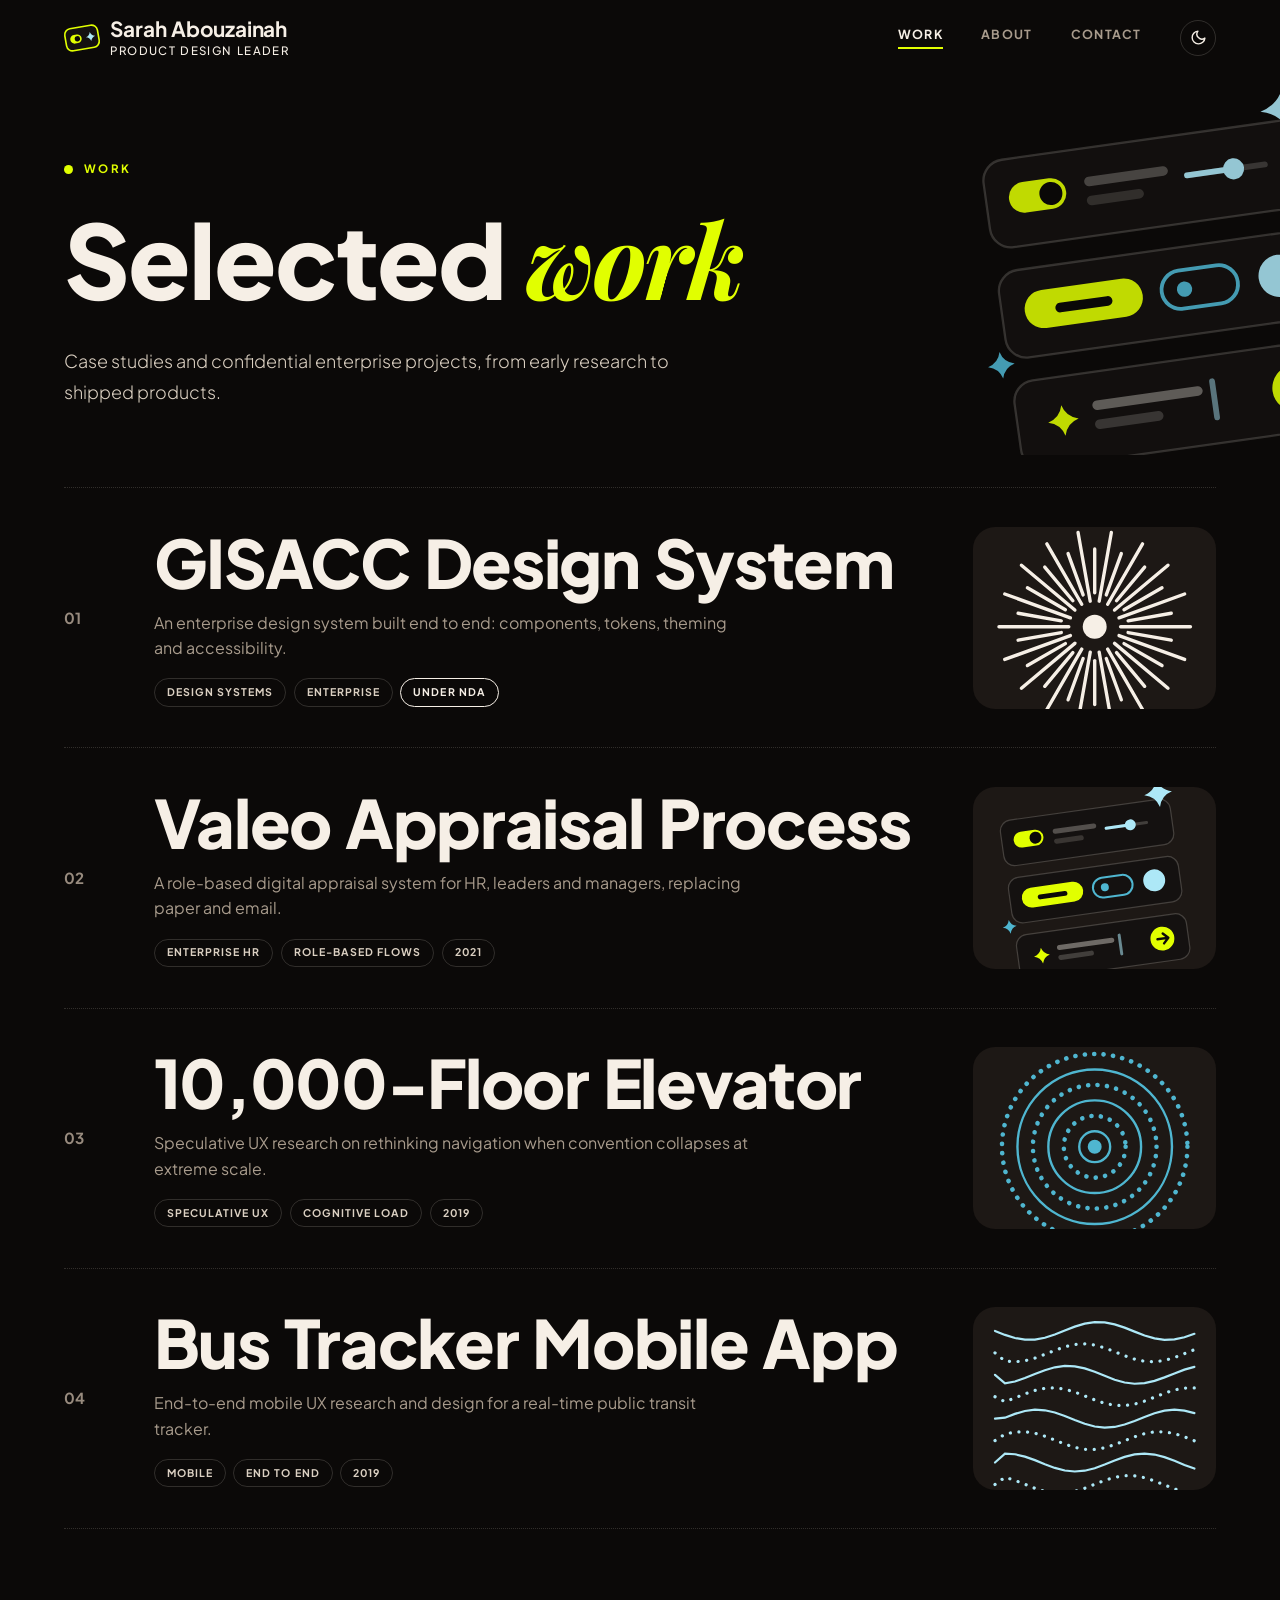
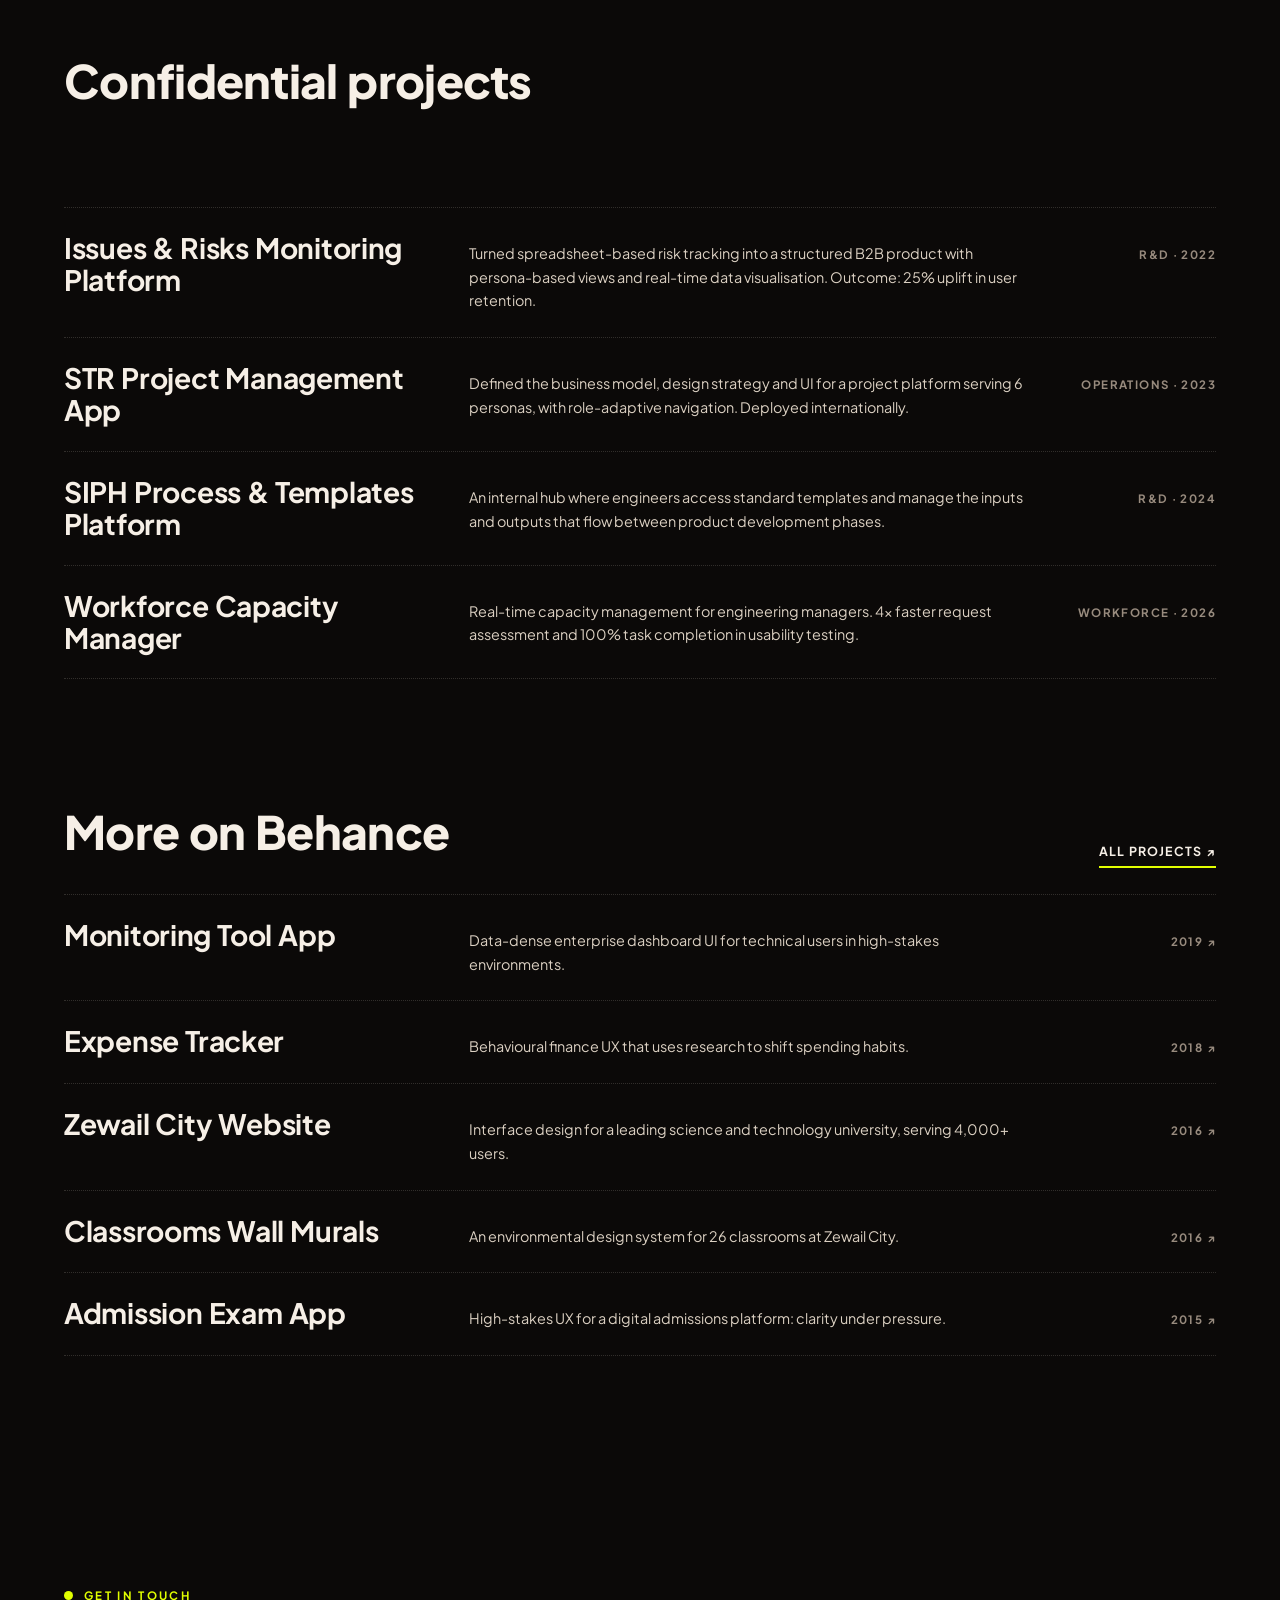
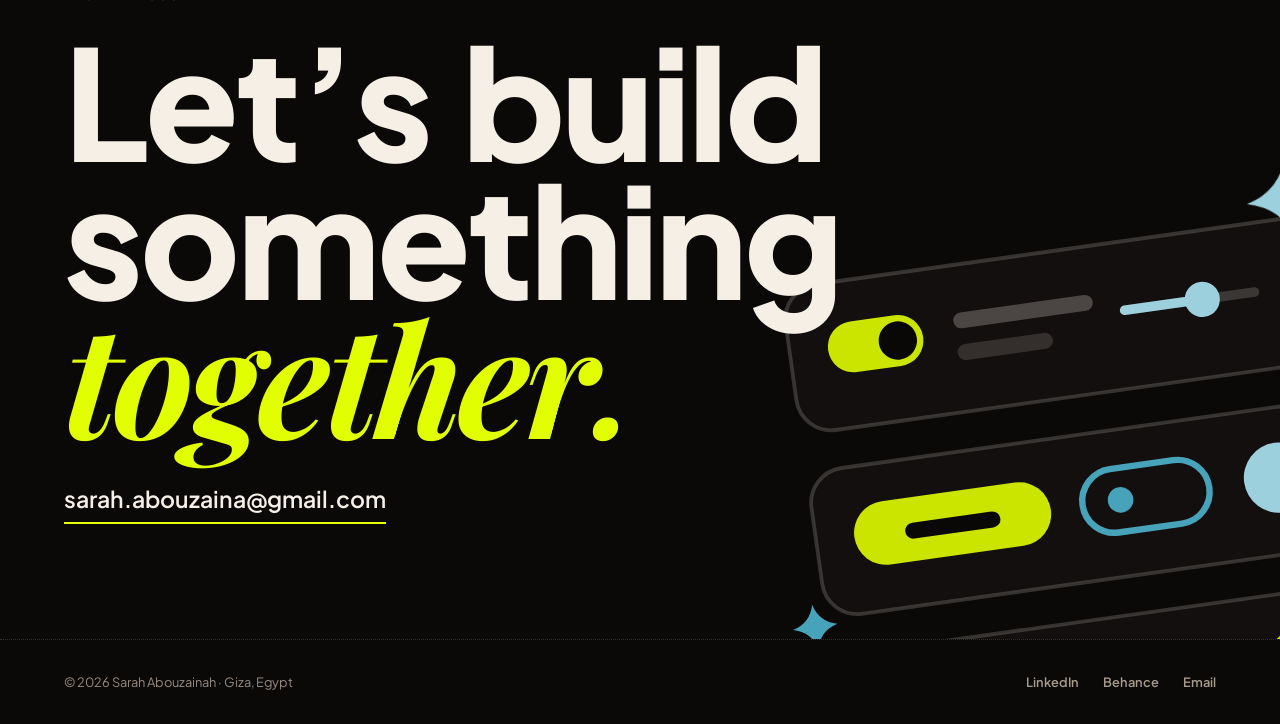
<file: work.html>
<!DOCTYPE html>
<html lang="en">
<head>
<meta charset="UTF-8">
<meta name="viewport" content="width=device-width, initial-scale=1.0">
<meta name="theme-color" content="#0B0908">
<meta name="description" content="Selected case studies and confidential enterprise work by Sarah Abouzainah, Product Design Leader.">
<title>Work | Sarah Abouzainah</title>
<script async src="https://www.googletagmanager.com/gtag/js?id=G-VXHC5RNFQE"></script>
<script>
  window.dataLayer = window.dataLayer || [];
  function gtag(){dataLayer.push(arguments);}
  gtag('js', new Date());
  gtag('config', 'G-VXHC5RNFQE');
</script>
<link rel="icon" type="image/svg+xml" href="favicon.svg">
<link rel="icon" type="image/png" sizes="32x32" href="favicon-32.png">
<link rel="apple-touch-icon" href="apple-touch-icon.png">
<link rel="preconnect" href="https://fonts.googleapis.com"><link rel="preconnect" href="https://fonts.gstatic.com" crossorigin><link href="https://fonts.googleapis.com/css2?family=Playfair+Display:ital,wght@0,700;1,700&family=Plus+Jakarta+Sans:wght@300;400;500;600;700;800&display=swap" rel="stylesheet">
<script>document.documentElement.setAttribute("data-theme","dark");try{var t=localStorage.getItem("theme-v2");if(t==="light")document.documentElement.setAttribute("data-theme","light")}catch(e){}</script>
<link rel="stylesheet" href="styles.css">
</head>
<body>
<header class="nav">
  <a class="brand" href="index.html" aria-label="Sarah Abouzainah, home"><span class="shape" data-shape="flower" data-n="8" data-style="solid"></span><span class="bw"><span class="nm">Sarah Abouzainah</span><span class="bt">Product Design Leader</span></span></a>
  <ul>
    <li><a href="work.html" class="on" aria-current="page">Work</a></li>
    <li><a href="about.html">About</a></li>
    <li><a href="contact.html">Contact</a></li>
    <li class="tswitch"><button class="theme-btn" type="button" aria-label="Switch colour theme"><svg class="i-moon" viewBox="0 0 24 24" fill="none" stroke="currentColor" stroke-width="2" stroke-linecap="round" stroke-linejoin="round" aria-hidden="true"><path d="M21 12.8A9 9 0 1 1 11.2 3a7 7 0 0 0 9.8 9.8z"/></svg><svg class="i-sun" viewBox="0 0 24 24" fill="none" stroke="currentColor" stroke-width="2" stroke-linecap="round" aria-hidden="true"><circle cx="12" cy="12" r="4"/><path d="M12 2v2M12 20v2M4.9 4.9l1.4 1.4M17.7 17.7l1.4 1.4M2 12h2M20 12h2M4.9 19.1l1.4-1.4M17.7 6.3l1.4-1.4"/></svg></button></li>
  </ul>
</header>
<main>
<section class="page-top">
  <span class="shape page-art" data-shape="flower" data-n="12" data-style="line" data-ring></span>
  <div class="label rv">Work</div>
  <h1 class="page-h1 rv rv1">Selected <em>work</em></h1>
  <p class="page-sub rv rv2">Case studies and confidential enterprise projects, from early research to shipped products.</p>
</section>

<section class="sec" style="padding-top:2rem">
  <div class="rows">
    <a class="row rv" href="gisacc.html" style="--accent:var(--tx)">
      <span class="n">01</span>
      <div><h3>GISACC Design System</h3><p>An enterprise design system built end to end: components, tokens, theming and accessibility.</p><div class="tags"><span class="tag">Design systems</span><span class="tag">Enterprise</span><span class="tag nda">Under NDA</span></div></div>
      <div class="cover"><span class="shape" data-shape="burst" data-n="36"></span><span class="go" aria-hidden="true">→</span></div>
    </a>
    <a class="row rv" href="appraisal.html" style="--accent:var(--gold)">
      <span class="n">02</span>
      <div><h3>Valeo Appraisal Process</h3><p>A role-based digital appraisal system for HR, leaders and managers, replacing paper and email.</p><div class="tags"><span class="tag">Enterprise HR</span><span class="tag">Role-based flows</span><span class="tag">2021</span></div></div>
      <div class="cover"><span class="shape" data-shape="flower" data-n="8" data-style="solid"></span><span class="go" aria-hidden="true">→</span></div>
    </a>
    <a class="row rv" href="elevator.html" style="--accent:var(--sage)">
      <span class="n">03</span>
      <div><h3>10,000-Floor Elevator</h3><p>Speculative UX research on rethinking navigation when convention collapses at extreme scale.</p><div class="tags"><span class="tag">Speculative UX</span><span class="tag">Cognitive load</span><span class="tag">2019</span></div></div>
      <div class="cover"><span class="shape" data-shape="rings"></span><span class="go" aria-hidden="true">→</span></div>
    </a>
    <a class="row rv" href="bus-tracker.html" style="--accent:var(--red)">
      <span class="n">04</span>
      <div><h3>Bus Tracker Mobile App</h3><p>End-to-end mobile UX research and design for a real-time public transit tracker.</p><div class="tags"><span class="tag">Mobile</span><span class="tag">End to end</span><span class="tag">2019</span></div></div>
      <div class="cover"><span class="shape" data-shape="waves"></span><span class="go" aria-hidden="true">→</span></div>
    </a>
  </div>
</section>

<section class="sec" style="padding-top:0">
  <div class="sub-h rv">Confidential projects</div>
  <p class="page-sub rv" style="margin:0 0 2rem">Shared here as summaries. Visuals are available under NDA on request.</p>
  <div class="list">
    <div class="li rv"><div class="li-t">Issues &amp; Risks Monitoring Platform</div><div class="li-d">Turned spreadsheet-based risk tracking into a structured B2B product with persona-based views and real-time data visualisation. Outcome: 25% uplift in user retention.</div><div class="li-m">R&amp;D · 2022</div></div>
    <div class="li rv"><div class="li-t">STR Project Management App</div><div class="li-d">Defined the business model, design strategy and UI for a project platform serving 6 personas, with role-adaptive navigation. Deployed internationally.</div><div class="li-m">Operations · 2023</div></div>
    <div class="li rv"><div class="li-t">SIPH Process &amp; Templates Platform</div><div class="li-d">An internal hub where engineers access standard templates and manage the inputs and outputs that flow between product development phases.</div><div class="li-m">R&amp;D · 2024</div></div>
    <div class="li rv"><div class="li-t">Workforce Capacity Manager</div><div class="li-d">Real-time capacity management for engineering managers. 4× faster request assessment and 100% task completion in usability testing.</div><div class="li-m">Workforce · 2026</div></div>
  </div>
</section>

<section class="sec" style="padding-top:0">
  <div class="sec-head" style="margin-bottom:1.6rem"><div class="sub-h rv" style="margin:0">More on Behance</div><a class="textlink rv" href="https://www.behance.net/SarahAbouzainah" target="_blank" rel="noopener">All projects ↗</a></div>
  <div class="list">
    <a class="li rv" href="https://www.behance.net/gallery/96320335/UX-Design-for-Monitoring-Tool-App" target="_blank" rel="noopener"><div class="li-t">Monitoring Tool App</div><div class="li-d">Data-dense enterprise dashboard UI for technical users in high-stakes environments.</div><div class="li-m">2019 ↗</div></a>
    <a class="li rv" href="https://www.behance.net/gallery/93151109/UX-Case-Study-for-Expense-Tracker" target="_blank" rel="noopener"><div class="li-t">Expense Tracker</div><div class="li-d">Behavioural finance UX that uses research to shift spending habits.</div><div class="li-m">2018 ↗</div></a>
    <a class="li rv" href="https://www.behance.net/gallery/53697885/Interface-Design-for-Zewail-City-Website" target="_blank" rel="noopener"><div class="li-t">Zewail City Website</div><div class="li-d">Interface design for a leading science and technology university, serving 4,000+ users.</div><div class="li-m">2016 ↗</div></a>
    <a class="li rv" href="https://www.behance.net/gallery/57606125/Classrooms-Wall-Murals" target="_blank" rel="noopener"><div class="li-t">Classrooms Wall Murals</div><div class="li-d">An environmental design system for 26 classrooms at Zewail City.</div><div class="li-m">2016 ↗</div></a>
    <a class="li rv" href="https://www.behance.net/gallery/93395403/UX-Case-Study-for-Admission-Exam-App" target="_blank" rel="noopener"><div class="li-t">Admission Exam App</div><div class="li-d">High-stakes UX for a digital admissions platform: clarity under pressure.</div><div class="li-m">2015 ↗</div></a>
  </div>
</section>

<section class="sec cta">
  <span class="shape art" data-shape="flower" data-n="10" data-style="solid"></span>
  <div class="label rv">Get in touch</div>
  <a class="mega rv rv1" href="contact.html">Let&rsquo;s build something <em>together.</em></a>
  <a class="mail rv rv2" href="mailto:sarah.abouzaina@gmail.com">sarah.abouzaina@gmail.com</a>
</section>
</main>
<footer class="foot">
  <span>© 2026 Sarah Abouzainah · Giza, Egypt</span>
  <nav aria-label="Elsewhere"><a href="https://linkedin.com/in/sarah-abouzainah/" target="_blank" rel="noopener">LinkedIn</a><a href="https://www.behance.net/SarahAbouzainah" target="_blank" rel="noopener">Behance</a><a href="mailto:sarah.abouzaina@gmail.com">Email</a></nav>
</footer>
<script src="site.js"></script>
</body>
</html>
</file>
<file: styles.css>
/* ───────── Sarah Abouzainah · dark editorial portfolio ───────── */
*,*::before,*::after{box-sizing:border-box;margin:0;padding:0}
html{scroll-behavior:smooth;-webkit-font-smoothing:antialiased;text-rendering:optimizeLegibility}
:root{
  --bg:#0B0908;--bg2:#141110;--bg3:#1D1815;--wh:#141110;--deep:#050403;--ink-rgb:246,239,230;--bg-rgb:11,9,8;--on-gold:#140E06;
  --tx:#F6EFE6;--ck:#F6EFE6;--km:#DBD0C2;--kl:#A89B8C;--mut:#988B7E;
  --line:rgba(var(--ink-rgb),.16);
  --red:#ADE8F7;--gold:#E1FF00;--gold2:#F0FF70;--sage:#4FB6D0; /* NOTE: --gold is now the primary (red), --red the secondary (yellow) */
  --cr:#ADE8F7;--cg:#E1FF00;--cg2:#F0FF70;--cs:#4FB6D0;--csl:rgba(79,182,208,.1);
  --display:'Plus Jakarta Sans',system-ui,sans-serif;
  --serif:'Playfair Display',Georgia,serif;
  --body:'Plus Jakarta Sans',system-ui,sans-serif;
  --pad:clamp(1.25rem,5vw,4.5rem);
}
body{font-family:var(--body);background:var(--bg);color:var(--tx);overflow-x:hidden;line-height:1.6}
a{color:inherit}
img{max-width:100%}
:focus-visible{outline:2px solid var(--gold);outline-offset:3px;border-radius:4px}
::selection{background:var(--gold);color:#140E06}

/* reveal */
.rv{opacity:0;transform:translateY(26px);transition:opacity .9s ease,transform .9s cubic-bezier(.2,.7,.2,1)}
.rv.vis{opacity:1;transform:none}
html:not(.js) .rv{opacity:1;transform:none}
.rv1{transition-delay:.08s}.rv2{transition-delay:.16s}.rv3{transition-delay:.24s}

/* shapes */
.shape{display:block;line-height:0}
.shape svg{width:100%;height:100%;display:block;overflow:visible}

/* nav */
.nav{position:fixed;inset:0 0 auto 0;z-index:100;display:flex;justify-content:space-between;align-items:center;padding:1.1rem var(--pad);transition:background .3s,border-color .3s;border-bottom:1px solid transparent}
.nav.solid{background:rgba(var(--bg-rgb),.82);backdrop-filter:blur(14px);-webkit-backdrop-filter:blur(14px);border-bottom-color:var(--line)}
.brand{display:flex;align-items:center;gap:.65rem;font-family:var(--display);font-weight:800;font-size:1.05rem;letter-spacing:-0.010em;text-decoration:none;word-spacing:.05em}
.brand .shape{width:36px;height:36px;color:var(--gold);flex-shrink:0}
.bw{display:flex;flex-direction:column;line-height:1.1}
.bt{font-family:var(--body);font-size:.6rem;font-weight:700;letter-spacing:.18em;text-transform:uppercase;color:var(--kl);margin-top:.3rem}
.nav ul{display:flex;gap:clamp(1.1rem,3vw,2.6rem);list-style:none}
.nav ul a{position:relative;font-size:.78rem;font-weight:700;letter-spacing:.1em;text-transform:uppercase;text-decoration:none;color:var(--kl);padding:.35rem 0;transition:color .2s}
.nav ul a::after{content:'';position:absolute;left:0;right:0;bottom:-2px;height:2px;background:var(--gold);transform:scaleX(0);transform-origin:left;transition:transform .28s}
.nav ul a:hover,.nav ul a.on{color:var(--tx)}
.nav ul a:hover::after,.nav ul a.on::after{transform:scaleX(1)}

/* buttons + labels */
.btn{display:inline-flex;align-items:center;gap:.6rem;padding:.95rem 1.7rem;border-radius:100px;font-weight:700;font-size:.78rem;letter-spacing:.09em;text-transform:uppercase;text-decoration:none;background:var(--gold);color:var(--on-gold);border:1.5px solid var(--gold);transition:transform .25s,background .25s,border-color .25s,color .25s}
.btn:hover{transform:translateY(-2px);background:var(--gold2);border-color:var(--gold2)}
.btn.ghost{background:rgba(var(--bg-rgb),.72);color:var(--tx);border-color:var(--line)}
.btn.ghost:hover{border-color:var(--tx);background:transparent}
.label{display:flex;align-items:center;gap:.7rem;font-size:.72rem;font-weight:700;letter-spacing:.2em;text-transform:uppercase;color:var(--gold);margin-bottom:1.6rem}
.label::before{content:'';width:9px;height:9px;border-radius:50%;background:var(--gold)}
.sec{padding:clamp(4.5rem,9vw,8.5rem) var(--pad);position:relative}
.dl{height:8px;background:radial-gradient(circle,var(--mut) 1.6px,transparent 2.2px) 0 50%/14px 8px repeat-x;opacity:.7}

/* hero */
.hero{position:relative;min-height:min(100svh,47rem);padding:8rem var(--pad) calc(3.5rem + 80px);display:flex;flex-direction:column;justify-content:flex-end;overflow:hidden}
.hero-art{position:absolute;width:min(42vw,860px);right:calc(min(42vw,860px) * -.3);top:5.5rem;aspect-ratio:1;z-index:0;pointer-events:none}
.hero-art .shape{position:absolute;inset:0}
.hero-art .f1{animation:spin 120s linear infinite;color:var(--gold)}
.hero-art .f2{inset:22%;animation:spin 70s linear infinite reverse;color:var(--red)}
.hero-art .f3{inset:-6%;color:var(--sage);animation:spin 200s linear infinite}
.dotfield{position:absolute;left:0;bottom:0;width:46%;height:42%;background:radial-gradient(circle,rgba(var(--ink-rgb),.22) 1.4px,transparent 2px) 0 0/22px 22px;-webkit-mask-image:linear-gradient(135deg,transparent 30%,#000);mask-image:linear-gradient(135deg,transparent 30%,#000);pointer-events:none;z-index:0}
@keyframes spin{to{transform:rotate(360deg)}}
.hero>*:not(.hero-art):not(.dotfield){position:relative;z-index:2}
.eyebrow{display:flex;flex-wrap:wrap;align-items:center;gap:.6rem 1.2rem;font-size:.78rem;font-weight:700;letter-spacing:.16em;text-transform:uppercase;color:var(--kl);margin-bottom:2rem}
.pill{display:inline-flex;align-items:center;gap:.55rem;padding:.4rem .95rem;border-radius:100px;border:1px solid var(--line);color:var(--tx);letter-spacing:.1em}
.pill i{width:8px;height:8px;border-radius:50%;background:var(--sage);box-shadow:0 0 0 4px rgba(79,182,208,.2);animation:pulse 2.4s ease-in-out infinite}
@keyframes pulse{50%{box-shadow:0 0 0 8px rgba(79,182,208,0)}}
.hero h1,.page-h1{font-family:var(--display);font-weight:800;line-height:.9;letter-spacing:-0.020em;word-spacing:.05em}
.hero h1{font-family:'Plus Jakarta Sans',system-ui,sans-serif;font-weight:800;font-size:clamp(3rem,6.2vw,7.6rem);line-height:1.12;letter-spacing:-0.03em;word-spacing:.02em}
.hero h1 em,.page-h1 em,.mega em{font-family:var(--serif);font-style:italic;font-weight:700;color:var(--gold);letter-spacing:-.03em}
.hero .actions{margin-top:2rem}
.hero-sub{max-width:68ch;margin-top:1.6rem;font-size:clamp(1rem,1.3vw,1.18rem);color:var(--km);font-weight:300;line-height:1.75}
.actions{display:flex;flex-wrap:wrap;gap:.8rem}

/* marquee */
.marquee{overflow:hidden;border-block:1px dotted var(--line);background:var(--bg)}
.mq-track{display:flex;width:max-content;animation:mq 46s linear infinite}
.mq-track span{display:flex;align-items:center;gap:2.6rem;padding:1.35rem 1.3rem;font-family:var(--display);font-weight:700;font-size:clamp(1.3rem,2.8vw,2.3rem);letter-spacing:-0.010em;white-space:nowrap;word-spacing:.05em}
.mq-track .shape{width:1.5em;height:1.5em;color:var(--gold)}
.mq-track span:nth-child(3n+2) .shape{color:var(--red)}
.mq-track span:nth-child(3n) .shape{color:var(--sage)}
@keyframes mq{to{transform:translateX(-50%)}}

/* work rows */
.sec-head{display:flex;align-items:flex-end;justify-content:space-between;flex-wrap:wrap;gap:1rem;margin-bottom:3rem}
.h2{font-family:var(--display);font-weight:800;font-size:clamp(2.4rem,6.4vw,6rem);line-height:.95;letter-spacing:-0.015em;word-spacing:.05em}
.h2 em{font-family:var(--serif);font-style:italic;font-weight:700;color:var(--gold);letter-spacing:-.03em}
.textlink{font-size:.78rem;font-weight:700;letter-spacing:.1em;text-transform:uppercase;text-decoration:none;color:var(--tx);border-bottom:2px solid var(--gold);padding-bottom:.25rem;transition:color .2s}
.textlink:hover{color:var(--gold)}
.rows{border-top:1px dotted var(--line)}
.row{--accent:var(--gold);display:grid;grid-template-columns:3.2rem minmax(0,1fr) auto;gap:clamp(1rem,3vw,3rem);align-items:center;padding:clamp(1.6rem,3vw,2.6rem) 0;border-bottom:1px dotted var(--line);text-decoration:none;transition:padding .4s cubic-bezier(.2,.7,.2,1)}
.row:hover{padding-left:1.3rem}
.row .n{font-family:var(--display);font-weight:700;font-size:.95rem;color:var(--mut)}
.row h3{font-family:var(--display);font-weight:800;font-size:clamp(2rem,5.2vw,4.9rem);letter-spacing:-0.020em;line-height:1;transition:color .25s;word-spacing:.05em}
.row:hover h3{color:var(--accent)}
.row p{color:var(--kl);max-width:50ch;margin-top:.9rem;font-weight:300}
.tags{display:flex;flex-wrap:wrap;gap:.45rem;margin-top:1.1rem}
.tag{font-size:.66rem;font-weight:700;letter-spacing:.1em;text-transform:uppercase;padding:.3rem .75rem;border-radius:100px;border:1px solid var(--line);color:var(--km)}
.tag.nda{border-color:var(--accent);color:var(--accent)}
.cover{position:relative;width:clamp(130px,19vw,290px);aspect-ratio:4/3;border-radius:22px;background:var(--bg3);display:grid;place-items:center;overflow:hidden}
.cover .shape{width:82%;aspect-ratio:1;color:var(--accent);transition:transform .9s cubic-bezier(.2,.7,.2,1)}
.row:hover .cover .shape{transform:rotate(60deg) scale(1.1)}
.go{position:absolute;right:.8rem;bottom:.8rem;width:2.4rem;height:2.4rem;border-radius:50%;background:var(--tx);color:var(--bg);display:grid;place-items:center;font-weight:800;opacity:0;transform:translate(8px,8px) scale(.7);transition:.35s}
.row:hover .go{opacity:1;transform:none}

/* stats */
.stats{display:grid;grid-template-columns:repeat(4,1fr);gap:1.5rem 0}
.stat{padding-left:1.5rem;border-left:2px dotted var(--line)}
.stat b{display:block;font-family:var(--display);font-weight:800;font-size:clamp(3rem,7.4vw,7rem);letter-spacing:-0.020em;line-height:1;word-spacing:.05em}
.stat:nth-child(1) b{color:var(--gold)}.stat:nth-child(2) b{color:var(--red)}.stat:nth-child(3) b{color:var(--sage)}.stat:nth-child(4) b{color:var(--tx)}
.stat>span{display:block;margin-top:.8rem;font-size:.86rem;color:var(--kl);max-width:20ch;line-height:1.5}

/* lede */
.lede{font-family:var(--display);font-weight:600;font-size:clamp(1.7rem,3.8vw,3.5rem);line-height:1.16;letter-spacing:-0.010em;word-spacing:.08em;max-width:26em}
.lede em{font-family:var(--serif);font-style:italic;font-weight:700;color:var(--gold);letter-spacing:-.02em}
.lede .m{color:var(--mut)}

/* cta */
.cta{overflow:hidden}
.cta .art{position:absolute;right:-10vw;bottom:-14vw;width:min(52vw,640px);aspect-ratio:1;color:var(--red);opacity:.9;pointer-events:none;animation:spin 140s linear infinite}
.mega{position:relative;z-index:1;display:block;font-family:var(--display);font-weight:800;font-size:clamp(3.4rem,12vw,12rem);line-height:.9;letter-spacing:-0.020em;text-decoration:none;transition:color .3s;word-spacing:.05em}
.mega:hover{color:var(--gold)}
.mail{position:relative;z-index:1;display:inline-block;margin-top:2.2rem;font-size:clamp(1rem,1.8vw,1.5rem);font-weight:600;border-bottom:2px solid var(--gold);padding-bottom:.2rem;text-decoration:none}
.mail:hover{color:var(--gold)}

/* footer */
.foot{display:flex;justify-content:space-between;align-items:center;flex-wrap:wrap;gap:1rem;padding:2rem var(--pad);border-top:1px dotted var(--line);font-size:.8rem;color:var(--mut);position:relative;z-index:2;background:var(--bg)}
.foot nav a{color:var(--kl);text-decoration:none;margin-left:1.5rem;font-weight:600}
.foot nav a:hover{color:var(--gold)}

/* inner pages */
.page-top{padding:10rem var(--pad) 3rem;position:relative;overflow:hidden}
.page-h1{font-size:clamp(2.6rem,8vw,7.4rem);line-height:1.05}
.page-sub{max-width:52ch;margin-top:2rem;color:var(--km);font-weight:300;font-size:clamp(1rem,1.4vw,1.2rem);line-height:1.75}
.page-art{position:absolute;right:-6vw;top:6rem;width:min(30vw,400px);opacity:.85;aspect-ratio:1;pointer-events:none;color:var(--gold);animation:spin 150s linear infinite}

/* confidential + behance lists */
.list{border-top:1px dotted var(--line)}
.li{display:grid;grid-template-columns:minmax(0,1.1fr) minmax(0,1.6fr) auto;gap:1.5rem;align-items:baseline;padding:1.5rem 0;border-bottom:1px dotted var(--line);text-decoration:none;transition:padding .3s}
a.li:hover{padding-left:1rem}
a.li:hover .li-t{color:var(--gold)}
.li-t{font-family:var(--display);font-weight:700;font-size:clamp(1.25rem,2.2vw,1.8rem);letter-spacing:-0.010em;line-height:1.15;transition:color .2s;word-spacing:.05em}
.li-d{font-size:.9rem;color:var(--kl);font-weight:300;line-height:1.65}
.li-m{font-size:.72rem;font-weight:700;letter-spacing:.12em;text-transform:uppercase;color:var(--mut);white-space:nowrap}
.sub-h{font-family:var(--display);font-weight:800;font-size:clamp(1.8rem,3.6vw,3rem);letter-spacing:-0.015em;margin-bottom:1.6rem;word-spacing:.05em}

/* about */
.about-grid{display:grid;grid-template-columns:minmax(0,1.2fr) minmax(0,1fr);gap:clamp(2.5rem,6vw,6rem);align-items:start}
.story p{font-size:clamp(1rem,1.3vw,1.15rem);color:var(--km);font-weight:300;line-height:1.85;margin-bottom:1.3rem;max-width:56ch}
.story p strong{color:var(--tx);font-weight:600}
.arch{position:relative;width:100%;max-width:440px;justify-self:center;aspect-ratio:4/5;border-radius:999px 999px 28px 28px;overflow:hidden;background:radial-gradient(circle at 25% 20%,rgba(225,255,0,.9),transparent 55%),radial-gradient(circle at 80% 85%,rgba(173,232,247,.75),transparent 60%),#2A1D14;display:grid;place-items:center}
.arch .mono{font-family:var(--serif);font-style:italic;font-weight:700;font-size:clamp(5rem,11vw,9rem);color:rgba(var(--bg-rgb),.82);letter-spacing:-.04em}
.arch img{position:absolute;inset:0;width:100%;height:100%;object-fit:cover;object-position:center top}
.xrow{display:grid;grid-template-columns:3.6rem minmax(0,1fr) minmax(0,max-content);gap:1.5rem;align-items:center;padding:1.7rem 0;border-bottom:1px dotted var(--line);transition:padding .3s}
.xrow:hover{padding-left:1rem}
.xrow:hover .xco{color:var(--gold)}
.xn{font-family:var(--display);font-weight:700;font-size:.85rem;color:var(--mut)}
.xco{font-family:var(--display);font-weight:800;font-size:clamp(1.8rem,4vw,3.4rem);letter-spacing:-0.020em;line-height:1;transition:color .25s;word-spacing:.05em}
.xmeta{text-align:right;max-width:340px}
.xrole{font-size:.92rem;color:var(--km);line-height:1.45;margin-bottom:.35rem}
.xdate{font-size:.68rem;font-weight:700;letter-spacing:.14em;text-transform:uppercase;color:var(--gold)}
.two{display:grid;grid-template-columns:minmax(0,1fr) minmax(0,1.3fr);gap:clamp(2.5rem,7vw,7rem);align-items:start}
.edr{display:flex;justify-content:space-between;gap:1.5rem;padding:1.2rem 0;border-bottom:1px dotted var(--line)}
.edt{font-family:var(--display);font-weight:700;font-size:1.15rem;letter-spacing:-0.010em;line-height:1.3;margin-bottom:.25rem;word-spacing:.05em}
.edi{font-size:.85rem;color:var(--kl);font-weight:300}
.edy{font-size:.74rem;font-weight:700;letter-spacing:.12em;color:var(--gold);padding-top:.25rem}
.chipgroup{margin-bottom:1.9rem}
.chipgroup h4{font-size:.68rem;font-weight:700;letter-spacing:.18em;text-transform:uppercase;color:var(--mut);margin-bottom:.8rem}
.chips{display:flex;flex-wrap:wrap;gap:.5rem}
.chip{font-size:.82rem;padding:.5rem 1rem;border-radius:100px;border:1px solid var(--line);color:var(--km);transition:.2s}
.chip:hover{border-color:var(--gold);color:var(--gold)}

/* contact */
.contact-links{margin-top:3.5rem;border-top:1px dotted var(--line)}
.clink{display:flex;justify-content:space-between;align-items:center;gap:1rem;padding:1.6rem 0;border-bottom:1px dotted var(--line);text-decoration:none;transition:padding .3s}
.clink:hover{padding-left:1rem}
.clink:hover b{color:var(--gold)}
.clink small{font-size:.72rem;font-weight:700;letter-spacing:.16em;text-transform:uppercase;color:var(--mut)}
.clink b{font-family:var(--display);font-weight:800;font-size:clamp(1.4rem,3.4vw,2.8rem);letter-spacing:-0.015em;transition:color .2s;word-spacing:.05em}

/* responsive */
@media(max-width:900px){
  .about-grid,.two{grid-template-columns:1fr}
  .arch{max-width:340px;justify-self:start}
  .stats{grid-template-columns:repeat(2,1fr)}
  .li{grid-template-columns:1fr;gap:.4rem}
  .hero-art{right:-30vw;width:96vw;opacity:.22}
}
@media(max-width:640px){
  .row{grid-template-columns:2.2rem minmax(0,1fr)}
  .row .cover{grid-column:2;width:100%;max-width:340px}
  .xrow{grid-template-columns:2.2rem 1fr;row-gap:.5rem}
  .xmeta{grid-column:2;text-align:left;max-width:none}
  .nav .bw{display:none}
  .page-top{padding-top:8rem}
}
@media(prefers-reduced-motion:reduce){
  *,*::before,*::after{animation:none!important;transition:none!important}
  .rv{opacity:1;transform:none}
  html{scroll-behavior:auto}
}

/* company logo tiles */
.xlogo{position:relative;width:56px;height:56px;border-radius:14px;background:var(--cream,#F6EFE6);display:grid;place-items:center;overflow:hidden;flex-shrink:0}
.xmono{font-family:var(--display);font-weight:800;font-size:1.25rem;color:#1a1410;letter-spacing:-0.015em;word-spacing:.05em}
.xlogo img{position:absolute;inset:0;width:100%;height:100%;object-fit:contain;padding:9px;background:#F6EFE6}
@media(max-width:640px){.xrow{grid-template-columns:3.6rem 1fr}.xmeta{grid-column:2}}

/* ═══ CASE STUDIES ═══ */

.cs-hero{background:var(--deep);color:var(--tx);padding:5rem 5rem 4rem}
.cs-dot{font-size:.72rem;font-weight:700;letter-spacing:.1em;text-transform:uppercase;color:var(--cg2);margin-bottom:1.5rem;display:flex;align-items:center;gap:.5rem}
.cs-hero h1{font-family:var(--display);font-size:clamp(3rem,6vw,6rem);font-weight:900;line-height:.95;color:var(--tx);margin-bottom:1.5rem}
.cs-hero h1 em{color:var(--cg2);font-style:italic}
.cs-hero-sub{font-size:1rem;color:rgba(var(--ink-rgb),.62);line-height:1.85;max-width:640px;margin-bottom:2rem;font-weight:300}
.cs-tags{display:flex;flex-wrap:wrap;gap:.5rem}
.cs-tag{font-size:.65rem;font-weight:700;letter-spacing:.06em;text-transform:uppercase;padding:.28rem .8rem;border-radius:100px;border:1px solid rgba(var(--ink-rgb),.22);color:rgba(var(--ink-rgb),.7)}
.cs-meta{display:grid;grid-template-columns:repeat(5,1fr);background:var(--wh);border-bottom:1px solid rgba(225,255,0,.1)}
.cs-mi{padding:1.5rem 2rem;border-right:1px solid rgba(225,255,0,.1)}
.cs-mi:last-child{border-right:none}
.cs-ml{font-size:.58rem;font-weight:700;letter-spacing:.14em;text-transform:uppercase;color:var(--kl);margin-bottom:.35rem}
.cs-mv{font-size:.82rem;font-weight:600;color:var(--ck)}
.cs-body{max-width:920px;margin:0 auto;padding:5rem 4rem}
.cs-sec{margin-bottom:5rem}
.cs-sn{font-size:.65rem;font-weight:700;letter-spacing:.18em;text-transform:uppercase;color:var(--cg);display:flex;align-items:center;gap:8px;margin-bottom:1.5rem}
.cs-sn::before{content:'';width:22px;height:2px;background:var(--cg)}
.cs-sec h2{font-family:var(--display);font-size:clamp(1.8rem,3vw,2.5rem);font-weight:700;color:var(--ck);margin-bottom:1.25rem;line-height:1.15}
.cs-sec p{font-size:.9rem;color:var(--km);line-height:1.9;font-weight:300;margin-bottom:1rem}
.cs-pain{display:grid;grid-template-columns:repeat(3,1fr);gap:1.25rem;margin-top:2rem}
.cs-pain-item{background:var(--bg2);padding:1.5rem;border-radius:12px;border-left:3px solid var(--cr)}
.cs-pain-item h4{font-size:.82rem;font-weight:700;color:var(--ck);margin-bottom:.45rem}
.cs-pain-item p{font-size:.75rem;color:var(--km);line-height:1.7;margin:0}
.cs-hmw{background:var(--deep);padding:2rem 2.5rem;border-radius:14px;margin-top:2.5rem}
.cs-hmw p{font-family:var(--display);font-size:1rem;font-style:italic;color:var(--tx);line-height:1.75;margin:0}
.cs-stats{display:grid;grid-template-columns:repeat(4,1fr);gap:2px;background:rgba(225,255,0,.1);border:2px solid rgba(225,255,0,.1);margin-bottom:2.5rem;border-radius:6px;overflow:hidden}
.cs-stat{background:var(--wh);padding:1.75rem 1.25rem;text-align:center}
.cs-stat-n{font-family:var(--display);font-size:2.6rem;font-weight:900;color:var(--cr);line-height:1;display:block;margin-bottom:.3rem}
.cs-stat-l{font-size:.66rem;color:var(--kl);line-height:1.5;font-weight:500}
.cs-insight{display:grid;grid-template-columns:repeat(3,1fr);gap:1.25rem;margin-top:1.5rem}
.cs-insight-item{background:var(--wh);padding:1.5rem;border-radius:12px;border:1px solid rgba(225,255,0,.14)}
.cs-icon{font-size:1.4rem;display:block;margin-bottom:.65rem}
.cs-insight-item h4{font-size:.82rem;font-weight:700;color:var(--ck);margin-bottom:.4rem}
.cs-insight-item p{font-size:.75rem;color:var(--km);line-height:1.7;margin:0}
.cs-process{display:flex;overflow:hidden;border-radius:12px;border:1px solid rgba(225,255,0,.14);margin:2rem 0}
.cs-step{flex:1;padding:1.25rem 1rem;background:var(--wh);text-align:center;border-right:1px solid rgba(225,255,0,.14);position:relative}
.cs-step:last-child{border-right:none}
.cs-step::before{content:'';position:absolute;top:0;left:0;right:0;height:3px;background:var(--cg)}
.cs-step-icon{font-size:1.2rem;display:block;margin-bottom:.45rem}
.cs-step-t{font-size:.68rem;font-weight:700;letter-spacing:.06em;text-transform:uppercase;color:var(--ck);margin-bottom:.2rem}
.cs-step-s{font-size:.62rem;color:var(--kl);line-height:1.4}
.cs-flow-lbl{font-size:.72rem;font-weight:700;letter-spacing:.08em;text-transform:uppercase;color:var(--cs);margin-top:2.5rem;margin-bottom:1rem;display:flex;align-items:center;gap:8px}
.cs-flow-lbl::before{content:'';width:16px;height:2px;background:var(--cs)}
.cs-img-row{display:grid;grid-template-columns:1fr 1fr;gap:1rem;margin-bottom:1rem}
.cs-img-single{margin-bottom:1rem}
.cs-img-row img,.cs-img-single img{width:100%;border-radius:10px;border:1px solid rgba(225,255,0,.1);display:block}
.cs-caption{font-size:.72rem;color:var(--kl);line-height:1.6;margin-top:.75rem;font-style:italic}
.cs-decision{display:grid;grid-template-columns:1fr 1fr;gap:1.25rem;margin-bottom:1.5rem}
.cs-before,.cs-after{padding:1.5rem;border-radius:12px}
.cs-before{background:rgba(var(--ink-rgb),.03);border-left:3px solid rgba(var(--ink-rgb),.14)}
.cs-after{background:rgba(61,90,65,.05);border-left:3px solid var(--cs)}
.cs-dlbl{font-size:.58rem;font-weight:700;letter-spacing:.14em;text-transform:uppercase;margin-bottom:.5rem}
.cs-before .cs-dlbl{color:var(--kl)}
.cs-after .cs-dlbl{color:var(--cs)}
.cs-before h4,.cs-after h4{font-size:.85rem;font-weight:700;color:var(--ck);margin-bottom:.4rem}
.cs-before p,.cs-after p{font-size:.78rem;color:var(--km);line-height:1.7;margin:0}
.cs-outcomes{display:grid;grid-template-columns:repeat(4,1fr);gap:1.25rem;margin-top:1.5rem}
.cs-outcome{background:var(--wh);padding:1.75rem 1.25rem;border-radius:12px;border:1px solid rgba(225,255,0,.14);text-align:center}
.cs-outcome-n{font-family:var(--display);font-size:2.4rem;font-weight:900;color:var(--cr);line-height:1;display:block;margin-bottom:.4rem}
.cs-outcome-t{font-size:.72rem;font-weight:700;color:var(--ck);margin-bottom:.25rem}
.cs-outcome-s{font-size:.65rem;color:var(--kl);line-height:1.4}
.cs-learning{display:flex;gap:1.5rem;padding:1.5rem 0;border-bottom:1px solid rgba(225,255,0,.1);align-items:flex-start}
.cs-learning:last-child{border-bottom:none}
.cs-ln{font-family:var(--display);font-size:2rem;font-weight:900;color:rgba(225,255,0,.18);flex-shrink:0;line-height:1;min-width:2.5rem}
.cs-lb h4{font-size:.9rem;font-weight:700;color:var(--ck);margin-bottom:.4rem}
.cs-lb p{font-size:.82rem;color:var(--km);line-height:1.85;margin:0;font-weight:300}
.cs-footer{background:var(--deep);padding:3rem 5rem;display:flex;align-items:center;justify-content:space-between;flex-wrap:wrap;gap:1rem}
.cs-footer p{font-size:.72rem;color:rgba(var(--ink-rgb),.62);letter-spacing:.04em}
.cs-behance{display:inline-flex;align-items:center;gap:.5rem;background:rgba(var(--ink-rgb),.1);border:1px solid rgba(var(--ink-rgb),.2);color:#fff;font-size:.72rem;font-weight:700;letter-spacing:.08em;text-transform:uppercase;padding:.65rem 1.4rem;border-radius:100px;text-decoration:none;transition:all .2s}
.cs-behance:hover{background:rgba(var(--ink-rgb),.18);transform:translateY(-2px)}
.cs-cover-wrap{width:100%;overflow:hidden;background:var(--deep);line-height:0}
.cs-cover{width:100%;display:block;max-height:72vh;object-fit:cover;object-position:center top}
.cs-steps{display:flex;flex-direction:column;position:relative;margin:2rem 0}
.cs-steps::before{content:'';position:absolute;left:15px;top:8px;bottom:8px;width:2px;background:linear-gradient(to bottom,var(--cr),var(--cg),var(--cs))}
.cs-step{display:flex;gap:1.5rem;padding-bottom:2rem}
.cs-step:last-child{padding-bottom:0}
.cs-step-dot{width:32px;height:32px;border-radius:50%;display:flex;align-items:center;justify-content:center;font-family:var(--display);font-size:.85rem;font-weight:900;color:#fff;flex-shrink:0;position:relative;z-index:1;border:3px solid var(--wh)}
.cs-step-dot.r{background:var(--cr)}
.cs-step-dot.g{background:var(--cg)}
.cs-step-dot.s{background:var(--cs)}
.cs-step-body{padding-top:.2rem}
.cs-step-title{font-family:var(--display);font-size:1rem;font-weight:700;color:var(--ck);margin-bottom:.5rem}
.cs-step-desc{font-size:.82rem;color:var(--km);line-height:1.85}
.cs-findings{display:grid;grid-template-columns:repeat(3,1fr);gap:1.25rem;margin:1.75rem 0}
.cs-finding{border:1px solid rgba(225,255,0,.14);border-radius:12px;padding:1.4rem;border-top:3px solid var(--cr)}
.cs-finding.g{border-top-color:var(--cg)}
.cs-finding.s{border-top-color:var(--cs)}
.cs-finding-icon{font-size:1.3rem;display:block;margin-bottom:.6rem}
.cs-finding-title{font-family:var(--display);font-size:.88rem;font-weight:700;color:var(--ck);margin-bottom:.4rem}
.cs-finding-desc{font-size:.75rem;color:var(--km);line-height:1.7}
.cs-releases{display:grid;grid-template-columns:repeat(3,1fr);gap:1px;background:rgba(225,255,0,.1);border:1px solid rgba(225,255,0,.1);border-radius:12px;overflow:hidden;margin:2rem 0}
.cs-release{background:var(--wh);padding:1.75rem 1.5rem;position:relative;overflow:hidden}
.cs-release::before{content:'';position:absolute;top:0;left:0;right:0;height:4px}
.cs-release.r1::before{background:var(--cr)}
.cs-release.r2::before{background:var(--cg)}
.cs-release.r3::before{background:var(--cs)}
.cs-release-n{font-family:var(--display);font-size:4rem;font-weight:900;color:rgba(var(--ink-rgb),.04);line-height:1}
.cs-release-badge{font-size:.58rem;font-weight:700;letter-spacing:.12em;text-transform:uppercase;margin-bottom:.5rem;display:block}
.cs-release.r1 .cs-release-badge{color:var(--cr)}
.cs-release.r2 .cs-release-badge{color:var(--cg)}
.cs-release.r3 .cs-release-badge{color:var(--cs)}
.cs-release-title{font-family:var(--display);font-size:.95rem;font-weight:700;color:var(--ck);margin-bottom:.75rem;line-height:1.25}
.cs-release-list{display:flex;flex-direction:column;gap:.35rem}
.cs-release-item{font-size:.75rem;color:var(--km);line-height:1.5;display:flex;gap:.5rem}
.cs-release-item::before{content:'▪';color:var(--cg);flex-shrink:0}
.cs-decisions{display:grid;grid-template-columns:1fr 1fr;gap:1.25rem;margin:1.75rem 0}
.cs-decision{border:1px solid rgba(225,255,0,.14);border-radius:12px;padding:1.5rem;background:var(--wh)}
.cs-decision-label{font-size:.58rem;font-weight:700;letter-spacing:.14em;text-transform:uppercase;color:var(--cg);margin-bottom:.5rem}
.cs-decision-title{font-family:var(--display);font-size:.95rem;font-weight:700;color:var(--ck);margin-bottom:.5rem}
.cs-decision-desc{font-size:.78rem;color:var(--km);line-height:1.75}
.cs-img-ph{width:100%;border-radius:10px;border:1px solid rgba(225,255,0,.12);background:var(--bg2);display:flex;align-items:center;justify-content:center;flex-direction:column;gap:.6rem;color:var(--kl);font-size:.7rem;font-weight:600;letter-spacing:.06em;text-transform:uppercase;margin:1.5rem 0}
.cs-img-ph.h300{height:300px}
.cs-img-ph.h220{height:220px}
.cs-img-ph-icon{font-size:1.8rem;opacity:.25}
.cs-img-ph span{opacity:.35}
@media(max-width:1060px){.cs-hero{padding:3rem 2rem}.cs-body{padding:3rem 2rem}.cs-meta{grid-template-columns:repeat(3,1fr)}.cs-outcomes{grid-template-columns:1fr 1fr}.cs-pain{grid-template-columns:1fr}.cs-insight{grid-template-columns:1fr}.cs-process{flex-wrap:wrap}}
@media(max-width:640px){.cs-img-row{grid-template-columns:1fr}.cs-decision{grid-template-columns:1fr}}
.cs-next{display:flex;justify-content:space-between;align-items:stretch;gap:1rem;flex-wrap:wrap;padding:3rem 5rem;background:var(--bg2);border-top:1px solid rgba(225,255,0,.18)}
.cs-nx-all{align-self:center;font-size:.72rem;font-weight:700;letter-spacing:.1em;text-transform:uppercase;color:var(--kl);text-decoration:none}
.cs-nx-all:hover{color:var(--cr)}
.cs-nx-n{display:block;text-align:right;text-decoration:none;color:var(--ck)}
.cs-nx-n span{display:block;font-size:.62rem;font-weight:700;letter-spacing:.14em;text-transform:uppercase;color:var(--cg);margin-bottom:.35rem}
.cs-nx-n strong{font-family:var(--display);font-size:clamp(1.3rem,2.4vw,2rem);font-weight:700;transition:color .2s}
.cs-nx-n:hover strong{color:var(--cr)}
@media(max-width:640px){.cs-next{padding:2.5rem 1.5rem}.cs-nx-n{text-align:left}}

/* ── GISACC alignment fixes ── */
.cs-steps .cs-step{text-align:left;background:transparent;border:0;padding:0 0 2rem;flex:none}
.cs-steps .cs-step:last-child{padding-bottom:0}
.cs-steps .cs-step::before{display:none}
.cs-decisions .cs-decision{display:block}
.cs-decision-label{display:block;margin-bottom:.6rem}
.cs-decision-title{display:block}
/* ── case study layout v3: sticky contents + wide column ── */
.cs-hero{padding-left:var(--pad);padding-right:var(--pad)}
.cs-body{max-width:1500px;margin:0 auto;padding:5rem var(--pad) 3rem;display:grid;grid-template-columns:230px minmax(0,1fr);gap:clamp(2.5rem,5vw,5.5rem);align-items:start}
.cs-main{min-width:0}
.cs-main .cs-sec{scroll-margin-top:6.5rem;margin-bottom:6.5rem}
.cs-main .cs-sec p{max-width:68ch;font-size:1.02rem;line-height:1.85}
.cs-main .cs-sec h2{max-width:20em;font-size:clamp(2rem,3.8vw,3.4rem);line-height:1.05}
.cs-main .cs-img-row,.cs-main .cs-img-single,.cs-main .cs-stats,.cs-main .cs-outcomes,.cs-main .cs-process{max-width:none}
.cs-main img{cursor:zoom-in;border-radius:14px}
.cs-img-row{gap:1.25rem}
.cs-toc{position:sticky;top:6.2rem;align-self:start}
.toc-h{display:flex;justify-content:space-between;font-size:.68rem;font-weight:700;letter-spacing:.18em;text-transform:uppercase;color:var(--mut);margin-bottom:.9rem}
.toc-h b{color:var(--gold);font-weight:700}
.toc-bar{height:2px;background:var(--line);margin-bottom:1.1rem;position:relative}
.toc-bar i{position:absolute;left:0;top:0;bottom:0;width:var(--p,0%);background:var(--gold);transition:width .15s linear}
.cs-toc ol{list-style:none;display:grid;gap:.15rem}
.cs-toc a{display:flex;gap:.8rem;align-items:baseline;padding:.6rem .85rem;border-radius:10px;text-decoration:none;font-size:.88rem;line-height:1.35;color:var(--kl);transition:background .2s,color .2s}
.cs-toc a span{font-family:var(--display);font-weight:700;font-size:.72rem;color:var(--mut)}
.cs-toc a:hover{color:var(--tx)}
.cs-toc a.on{background:rgba(225,255,0,.12);color:var(--gold)}
.cs-toc a.on span{color:var(--gold)}
.read-bar{position:fixed;top:0;left:0;right:0;height:3px;z-index:200;background:transparent}
.read-bar i{display:block;height:100%;width:var(--p,0%);background:linear-gradient(90deg,var(--gold),var(--red))}
.lb{position:fixed;inset:0;z-index:500;background:rgba(5,4,3,.95);display:grid;place-items:center;padding:2rem;cursor:zoom-out}
.lb img{max-width:100%;max-height:100%;border-radius:12px;cursor:zoom-out}
.cs-more{padding:5rem var(--pad);background:var(--bg2);border-top:1px dotted var(--line)}
.mgrid{display:grid;grid-template-columns:repeat(2,minmax(0,1fr));gap:1.5rem;margin:1.5rem 0 2rem}
.mcard{--accent:var(--gold);display:grid;grid-template-columns:minmax(120px,38%) 1fr;gap:1.6rem;align-items:center;padding:1.2rem;border:1px solid var(--line);border-radius:24px;text-decoration:none;transition:border-color .25s,transform .25s}
.mcard:hover{border-color:var(--accent);transform:translateY(-3px)}
.mcard .cover{width:100%}
.mcard small{display:block;font-size:.66rem;font-weight:700;letter-spacing:.14em;text-transform:uppercase;color:var(--accent);margin-bottom:.6rem}
.mcard h3{font-family:var(--display);font-weight:800;font-size:clamp(1.4rem,2.2vw,2rem);letter-spacing:-0.015em;line-height:1.05;margin-bottom:.6rem;word-spacing:.05em}
.mcard p{font-size:.86rem;color:var(--kl);font-weight:300;line-height:1.6;margin-bottom:.9rem}
.mcard .textlink{font-size:.7rem}
@media(max-width:1000px){
  .cs-body{display:block;padding-top:0}
  .cs-toc{top:4.4rem;z-index:60;margin:0 calc(var(--pad)*-1) 2.5rem;padding:.7rem var(--pad) .8rem;background:rgba(var(--bg-rgb),.92);-webkit-backdrop-filter:blur(12px);backdrop-filter:blur(12px);border-bottom:1px solid var(--line)}
  .toc-h{display:none}
  .toc-bar{margin-bottom:.6rem}
  .cs-toc ol{display:flex;gap:.4rem;overflow-x:auto;scrollbar-width:none}
  .cs-toc ol::-webkit-scrollbar{display:none}
  .cs-toc a{white-space:nowrap;border:1px solid var(--line);border-radius:100px;padding:.4rem .9rem;font-size:.8rem}
  .mgrid{grid-template-columns:1fr}
  .cs-main .cs-sec{scroll-margin-top:10rem}
}
@media(max-width:560px){.mcard{grid-template-columns:1fr}.mcard .cover{max-width:260px}}

/* ── case study dark adjustments ── */
.cs-hero{padding-top:9rem}
.cs-hero h1{font-weight:800;letter-spacing:-.05em;line-height:.92}
.cs-hero h1 em,.cs-hmw p{font-family:var(--serif)}
.cs-hmw{border:1px solid rgba(225,255,0,.3)}
.cs-sec h2{font-weight:800;letter-spacing:-.04em}
.cs-footer a[style]{color:inherit}
.cs-next{display:flex;justify-content:space-between;align-items:center;gap:1.5rem;flex-wrap:wrap;padding:4rem var(--pad);background:var(--bg2);border-top:1px dotted var(--line)}
.cs-nx-all{font-size:.76rem;font-weight:700;letter-spacing:.1em;text-transform:uppercase;color:var(--kl);text-decoration:none}
.cs-nx-all:hover{color:var(--gold)}
.cs-nx-n{display:block;text-align:right;text-decoration:none;color:var(--tx)}
.cs-nx-n span{display:block;font-size:.66rem;font-weight:700;letter-spacing:.16em;text-transform:uppercase;color:var(--gold);margin-bottom:.4rem}
.cs-nx-n strong{font-family:var(--display);font-weight:800;font-size:clamp(1.6rem,3.6vw,3.2rem);letter-spacing:-0.015em;transition:color .2s;word-spacing:.05em}
.cs-nx-n:hover strong{color:var(--gold)}
@media(max-width:640px){.cs-nx-n{text-align:left}.cs-hero{padding-top:7rem}}
@media(max-width:760px){.cs-stats,.cs-outcomes,.cs-meta{grid-template-columns:repeat(2,1fr)}.cs-pain,.cs-insight,.cs-img-row,.cs-decision,.cs-findings{grid-template-columns:1fr}.cs-process{flex-direction:column}.cs-step{border-right:none;border-bottom:1px solid rgba(200,146,10,.14)}.cs-body{padding:3rem var(--pad)}.cs-hero,.cs-footer{padding-left:var(--pad)!important;padding-right:var(--pad)!important}.cs-mi{padding:1.2rem var(--pad)}}

/* company logo tiles: wide, white, logo fitted */
.xrow{grid-template-columns:8rem minmax(0,1fr) minmax(0,max-content)}
.xlogo{width:7.5rem;height:3.75rem;border-radius:12px;background:#fff}
.xlogo img{padding:.5rem .7rem;background:#fff;box-sizing:border-box}
.xmono{display:none}
@media(max-width:1000px){.xrow{grid-template-columns:5.6rem 1fr}.xlogo{width:5.2rem;height:2.9rem}.xlogo img{padding:.35rem .5rem}}

/* design-process steps: stacked, left-aligned cards */
.cs-process{display:grid;grid-template-columns:repeat(auto-fit,minmax(190px,1fr));flex-direction:initial;gap:1px;background:rgba(225,255,0,.16);overflow:hidden}
.cs-process .cs-step{display:block;flex:none;text-align:left;padding:1.5rem 1.3rem 1.6rem;border:0;background:var(--wh)}
.cs-process .cs-step-icon{font-size:1.5rem;margin-bottom:.9rem}
.cs-process .cs-step-t{font-size:.8rem;margin-bottom:.45rem}
.cs-process .cs-step-s{font-size:.82rem;line-height:1.55}

/* ───────── light theme ───────── */
:root[data-theme="light"]{
  --bg:#FBF6EE;--bg2:#F3EBDF;--bg3:#EADFD0;--wh:#FFFFFF;--deep:#F1E8DA;--ink-rgb:26,20,16;--bg-rgb:251,246,238;--on-gold:#fff;
  --tx:#1A1410;--ck:#1A1410;--km:#4B4037;--kl:#6B5F53;--mut:#6E6256;
  --red:#0E6F86;--gold:#5A6600;--gold2:#7A8A00;--sage:#2F6E7E;
  --cr:#0E6F86;--cg:#5A6600;--cg2:#7A8A00;--cs:#2F6E7E;--csl:rgba(47,110,126,.12);
}
:root[data-theme="light"] ::selection{background:var(--gold);color:#fff}
:root[data-theme="light"] .btn.ghost{color:var(--tx)}

/* theme switch */
.nav ul li.tswitch{display:flex;align-items:center}
.theme-btn{width:36px;height:36px;border-radius:50%;border:1px solid var(--line);background:transparent;color:var(--tx);display:grid;place-items:center;cursor:pointer;transition:border-color .2s,background .2s,transform .2s}
.theme-btn:hover{border-color:var(--gold);transform:rotate(18deg)}
.theme-btn svg{width:17px;height:17px;display:block}
.theme-btn .i-sun{display:none}
:root[data-theme="light"] .theme-btn .i-sun{display:block}
:root[data-theme="light"] .theme-btn .i-moon{display:none}
body{transition:background-color .3s ease,color .3s ease}

/* readability fixes */
.cs-hmw p{color:var(--tx)!important}
:root[data-theme="light"] .cs-dot,:root[data-theme="light"] .cs-hero h1 em{color:var(--gold)}
:root[data-theme="light"] .cs-hero h1 em{opacity:1}
.cs-step-dot{color:#1A1410}
.cs-step-dot.g,.cs-step-dot.s{color:#1A1410}
.cs-ln{color:rgba(var(--ink-rgb),.28)!important}
:root[data-theme="light"] .cs-hero .cs-big,:root[data-theme="light"] .cs-stats span[style*="Playfair"]{color:#9A6500!important}
.cs-img-ph span{opacity:.8}
.cs-img-ph-icon{opacity:.6}
.cs-release-n{color:rgba(var(--ink-rgb),.12)}
:root[data-theme="light"]{--cg:#5A6600;--cg2:#5A6600;--cs:#2F6E7E;--csl:rgba(47,110,126,.12)}
:root[data-theme="light"] .cs-stat-n,:root[data-theme="light"] .cs-hero span[style*="Playfair"]{color:#0E6F86!important}
:root[data-theme="light"] .cs-hero h1 em{color:#5A6600!important}
:root[data-theme="light"] .label,:root[data-theme="light"] .xdate,:root[data-theme="light"] .edy{color:#5A6600}
:root[data-theme="light"]{--cg:#5A6600;--cg2:#5A6600;--gold:#5A6600;--cs:#2F6E7E}
:root[data-theme="light"] .cs-outcome-n,:root[data-theme="light"] .cs-release-badge,:root[data-theme="light"] .cs-more small,:root[data-theme="light"] small[style*="--cr"],:root[data-theme="light"] .cs-hero span[style*="Playfair"]{color:#0E6F86!important}
:root[data-theme="light"] .cs-step-dot.g,:root[data-theme="light"] .cs-step-dot.s{color:#fff}
.cs-img-ph span{color:var(--km);opacity:1}
:root[data-theme="light"]{--sage:#2F6E7E}
:root[data-theme="light"] .mcard[style*="--red"] small{color:#0E6F86}
:root[data-theme="light"] .cs-toc a.on{color:#5A6600}
:root[data-theme="light"] [style*="color:var(--cr)"],:root[data-theme="light"] [style*="color:var(--red)"]{color:#0E6F86!important}
:root[data-theme="light"] .label{color:#4B5500!important}

/* soft page fade-in */
@keyframes pagefade{from{opacity:0}to{opacity:1}}
body{animation:pagefade .55s ease-out both}
@media (prefers-reduced-motion:reduce){body{animation:none}}

.hero-art .bloom{position:absolute;inset:0;width:100%;height:100%}
.hero-art .fl{animation:flt 6s ease-in-out infinite}
@keyframes flt{0%,100%{transform:translateY(0)}50%{transform:translateY(-6px)}}
@media (prefers-reduced-motion:reduce){.hero-art .fl{animation:none}}

/* components direction */
.hero-art{width:min(36vw,700px)!important;right:calc(min(36vw,700px) * -.14)!important;top:7rem!important}
.fl{animation:flt 6s ease-in-out infinite}
@media (prefers-reduced-motion:reduce){.fl{animation:none}}
:root:not([data-theme="light"]) .cs-toc a.on{color:#F0FF70}
:root[data-theme="light"] .cs-step-dot.r{color:#fff}
:root:not([data-theme="light"]) .cs-toc a.on span{color:#F0FF70}

/* light theme: keep the bright lime / sky fills, outlined so they hold on cream */
:root[data-theme="light"] .btn:not(.ghost){background:#E1FF00;color:#0B0908;border:1.5px solid #1A1410}
:root[data-theme="light"] .btn:not(.ghost):hover{background:#D2F000}
:root[data-theme="light"] svg [fill="var(--gold)"]{fill:#E1FF00}
:root[data-theme="light"] svg [fill="var(--red)"]{fill:#ADE8F7}
:root[data-theme="light"] svg [fill="var(--sage)"]{fill:#4FB6D0}
:root[data-theme="light"] svg [fill="var(--gold)"],:root[data-theme="light"] svg [fill="var(--red)"],:root[data-theme="light"] svg [fill="var(--sage)"],:root[data-theme="light"] .mq-track svg [fill="currentColor"]{stroke:#1A1410;stroke-width:1.5px;vector-effect:non-scaling-stroke}
:root[data-theme="light"] .mq-track .shape,:root[data-theme="light"] .mq-track span:nth-child(3n+2) .shape,:root[data-theme="light"] .mq-track span:nth-child(3n) .shape{color:#E1FF00}
:root[data-theme="light"] .mq-track span:nth-child(3n+2) .shape{color:#ADE8F7}
:root[data-theme="light"] .mq-track span:nth-child(3n) .shape{color:#4FB6D0}

/* light theme: olive text becomes lime highlight with dark text */
:root[data-theme="light"] h1 em,:root[data-theme="light"] h2 em,:root[data-theme="light"] .mega em,:root[data-theme="light"] .page-h1 em,:root[data-theme="light"] .cs-hero h1 em{background:#E1FF00;color:#0E1A22!important;padding:.02em .16em .06em;border-radius:.14em;-webkit-box-decoration-break:clone;box-decoration-break:clone}
:root[data-theme="light"] .label,:root[data-theme="light"] .xdate,:root[data-theme="light"] .edy,:root[data-theme="light"] .cs-dot,:root[data-theme="light"] .cs-sn,:root[data-theme="light"] .cs-decision-label,:root[data-theme="light"] .toc-pct,:root[data-theme="light"] .cs-toc a.on{background:#E1FF00;color:#0E1A22!important;padding:.22em .7em;border-radius:100px;width:fit-content;display:inline-block}
:root[data-theme="light"] .label::before,:root[data-theme="light"] .cs-dot::before{background:#0E1A22;color:#0E1A22}
:root[data-theme="light"] .cs-toc a.on{display:inline-flex;gap:.7rem;align-items:center}

/* light theme: knobs, inner bars and arrows inside coloured shapes are black */
:root[data-theme="light"] svg [style*="fill:var(--bg)"]{fill:#0E1A22!important}
:root[data-theme="light"] .hero-art svg path[style*="stroke:var(--bg)"],:root[data-theme="light"] .art svg path[style*="stroke:var(--bg)"]{stroke:#0E1A22!important}

/* highlight must not spill onto neighbouring lines */
:root[data-theme="light"] h1 em,:root[data-theme="light"] h2 em,:root[data-theme="light"] .mega em,:root[data-theme="light"] .page-h1 em,:root[data-theme="light"] .cs-hero h1 em{display:inline-block;line-height:.9;padding:.08em .16em .12em;margin-top:.04em;border-radius:.14em;vertical-align:baseline}
:root[data-theme="light"] h1 em,:root[data-theme="light"] h2 em,:root[data-theme="light"] .mega em,:root[data-theme="light"] .page-h1 em,:root[data-theme="light"] .cs-hero h1 em{padding-top:.03em;margin-top:.14em}

/* light theme hovers: no olive, use dark text with a lime marker */
:root[data-theme="light"] .mega:hover{color:var(--tx)}
:root[data-theme="light"] .mega:hover em{background:#0E1A22;color:#E1FF00!important}
:root[data-theme="light"] .textlink:hover,:root[data-theme="light"] .mail:hover,:root[data-theme="light"] .foot nav a:hover,:root[data-theme="light"] a.li:hover .li-t,:root[data-theme="light"] .xrow:hover .xco,:root[data-theme="light"] .clink:hover b,:root[data-theme="light"] .cs-nx-all:hover,:root[data-theme="light"] .cs-nx-n:hover strong{color:#0E1A22;text-decoration:underline;text-decoration-color:#E1FF00;text-decoration-thickness:.32em;text-underline-offset:-.14em;text-decoration-skip-ink:none}
:root[data-theme="light"] .chip:hover{background:#E1FF00;border-color:#0E1A22;color:#0E1A22}
:root[data-theme="light"] .theme-btn:hover{border-color:#0E1A22}
:root[data-theme="light"] .btn:not(.ghost):hover{border-color:#0E1A22}
:root[data-theme="light"] .nav ul a:hover::after,:root[data-theme="light"] .nav ul a.on::after{background:#0E1A22}
:root[data-theme="light"] .mail{border-bottom-color:#0E1A22}

/* pill labels must hug their text, never stretch inside flex/grid rows */
:root[data-theme="light"] .edy,:root[data-theme="light"] .xdate,:root[data-theme="light"] .cs-sn,:root[data-theme="light"] .cs-decision-label,:root[data-theme="light"] .toc-pct{align-self:flex-start;justify-self:start;flex:none;height:auto;white-space:nowrap;line-height:1.3}
:root[data-theme="light"] .edr .edy{margin-top:.35rem}

/* readability: no light weights or faint greys for body copy */
.row p,.lede,.hero-sub,.cs-sub,.cs p,.xrow p,.edr p{font-weight:400}
:root[data-theme="light"] .row p,:root[data-theme="light"] .lede,:root[data-theme="light"] .hero-sub{color:var(--ink,#0E1A22);opacity:.86}
:root[data-theme="light"] [style*="font-weight:300"],:root[data-theme="light"] p{font-weight:400}
:root[data-theme="light"] .row p{color:#2B3A43;opacity:1}
:root[data-theme="light"]{--km:#27373F;--kl:#364852;--mut:#3A4D57}
:root[data-theme="light"] .row p,:root[data-theme="light"] .page-sub,:root[data-theme="light"] .li-d,:root[data-theme="light"] .story p,:root[data-theme="light"] .edi,:root[data-theme="light"] .cs-sec p,:root[data-theme="light"] .cs-lb p,:root[data-theme="light"] .mcard p,:root[data-theme="light"] .hero-sub{font-weight:400;color:var(--km);opacity:1}
:root[data-theme="light"] .cs-hero-sub{color:#2B3A43;font-weight:400}

/* aligned list rows: fixed meta column so descriptions start at the same x */
.li{grid-template-columns:minmax(0,1.1fr) minmax(0,1.6fr) 10.5rem}
.li-m{text-align:right}
.li-d{font-weight:400;color:var(--km)}
@media(max-width:760px){.li{grid-template-columns:1fr}.li-m{text-align:left}}
/* header role */
.bt{font-weight:500;font-size:.72rem;letter-spacing:.12em;color:var(--tx)}
.brand .nm{font-size:1.3rem;font-weight:700;letter-spacing:-0.01em;line-height:1.1}
</file>
